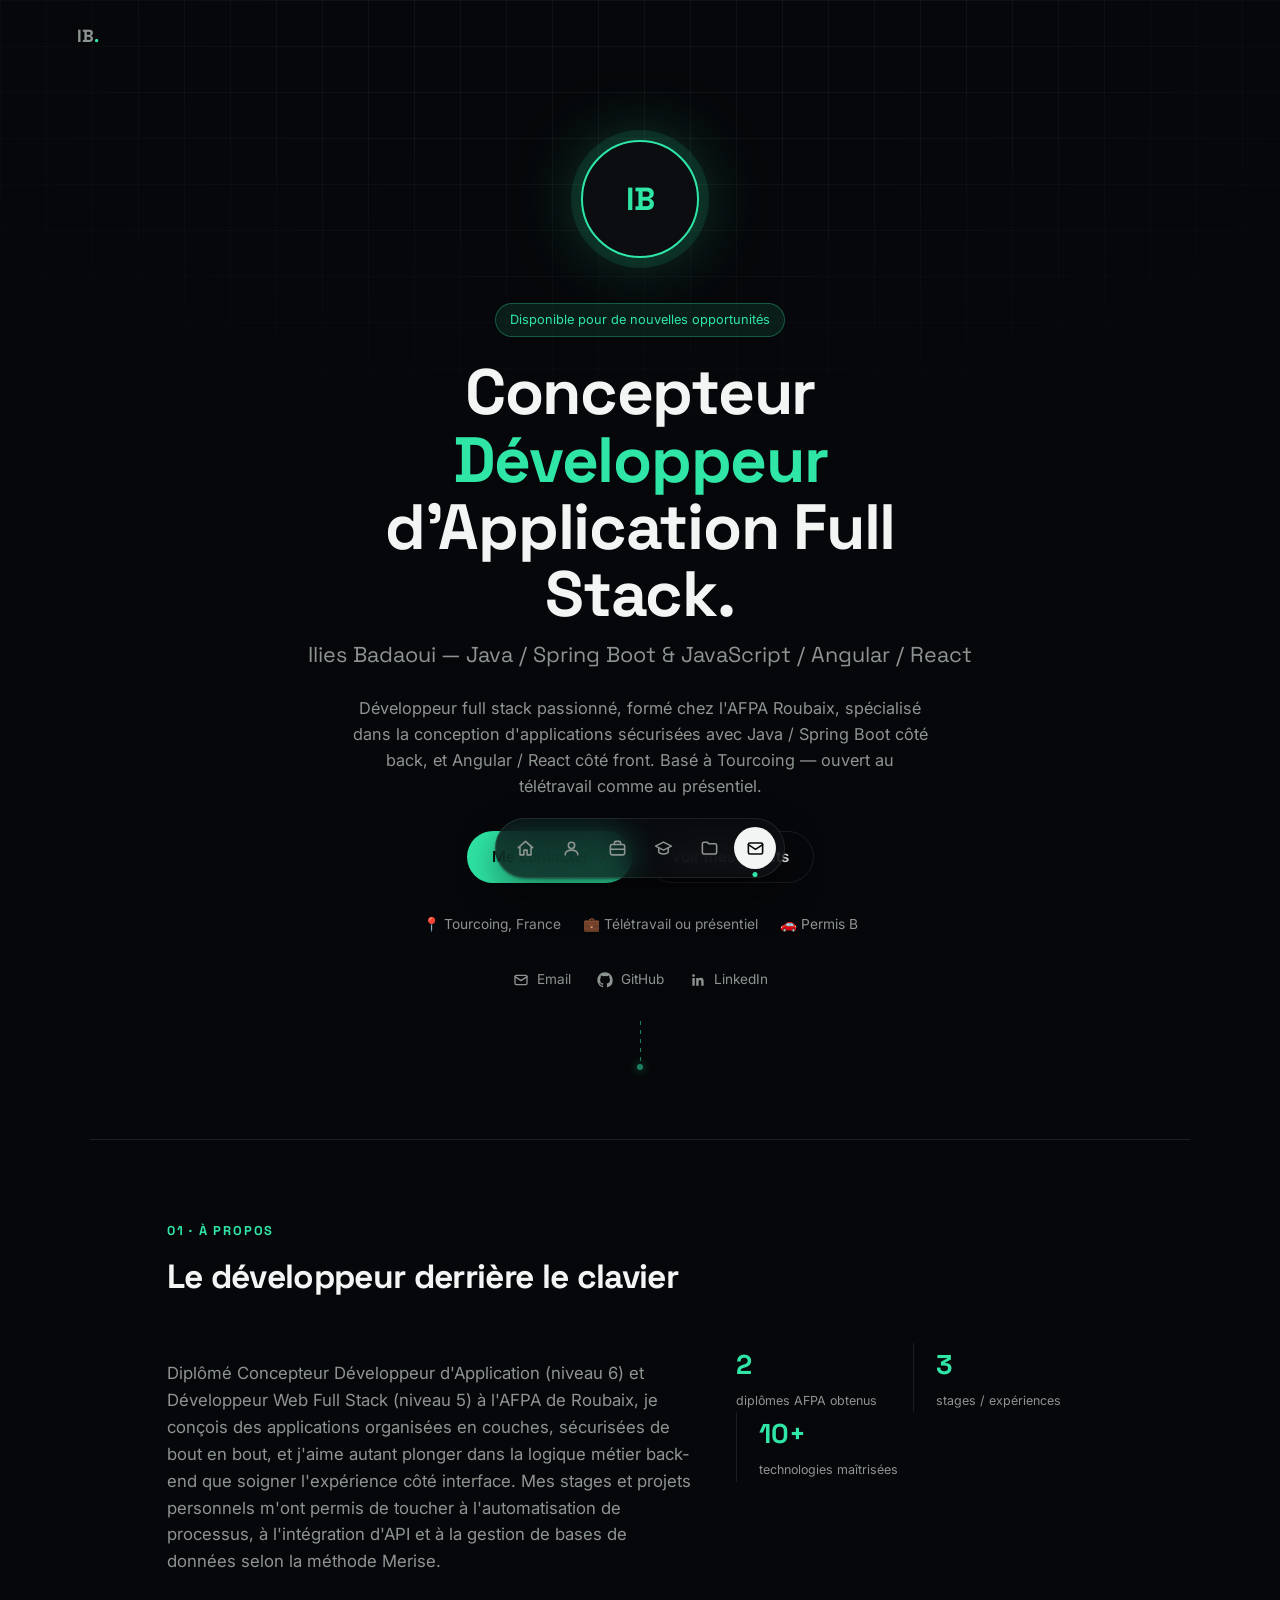
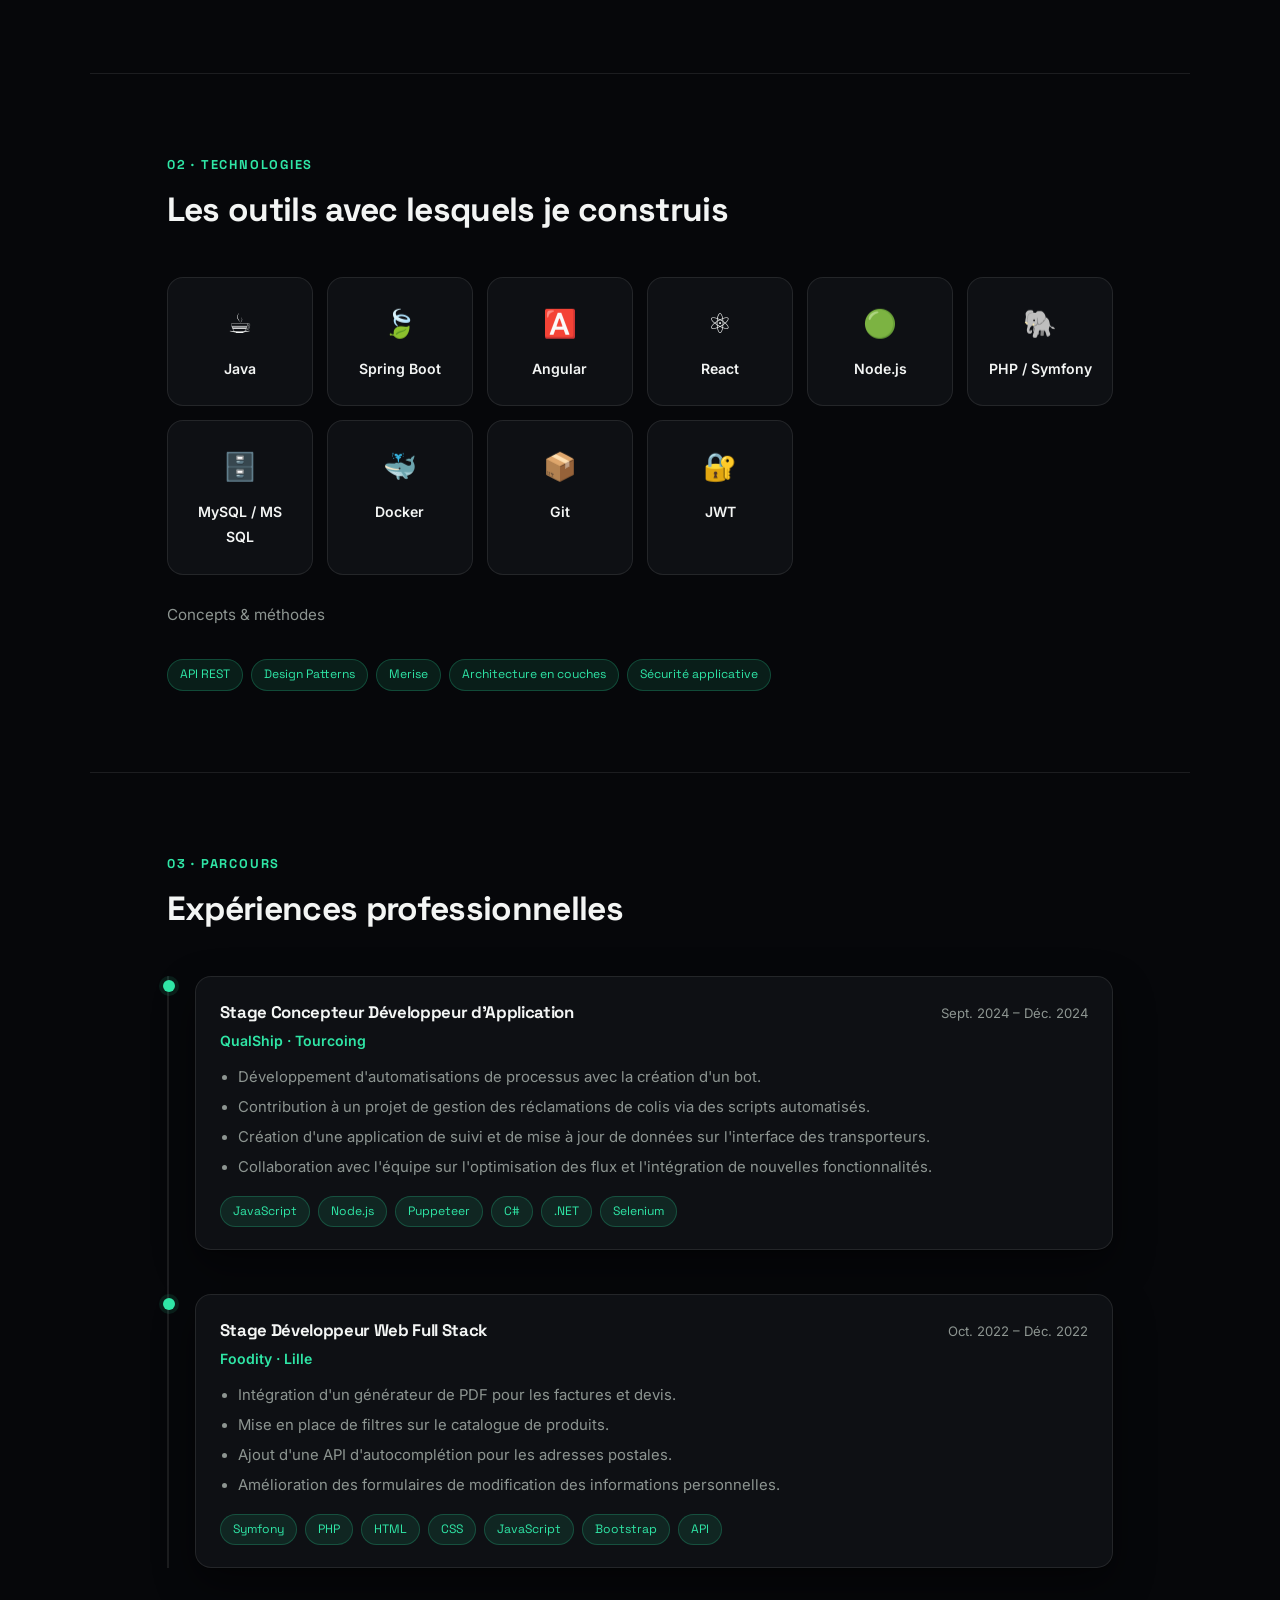
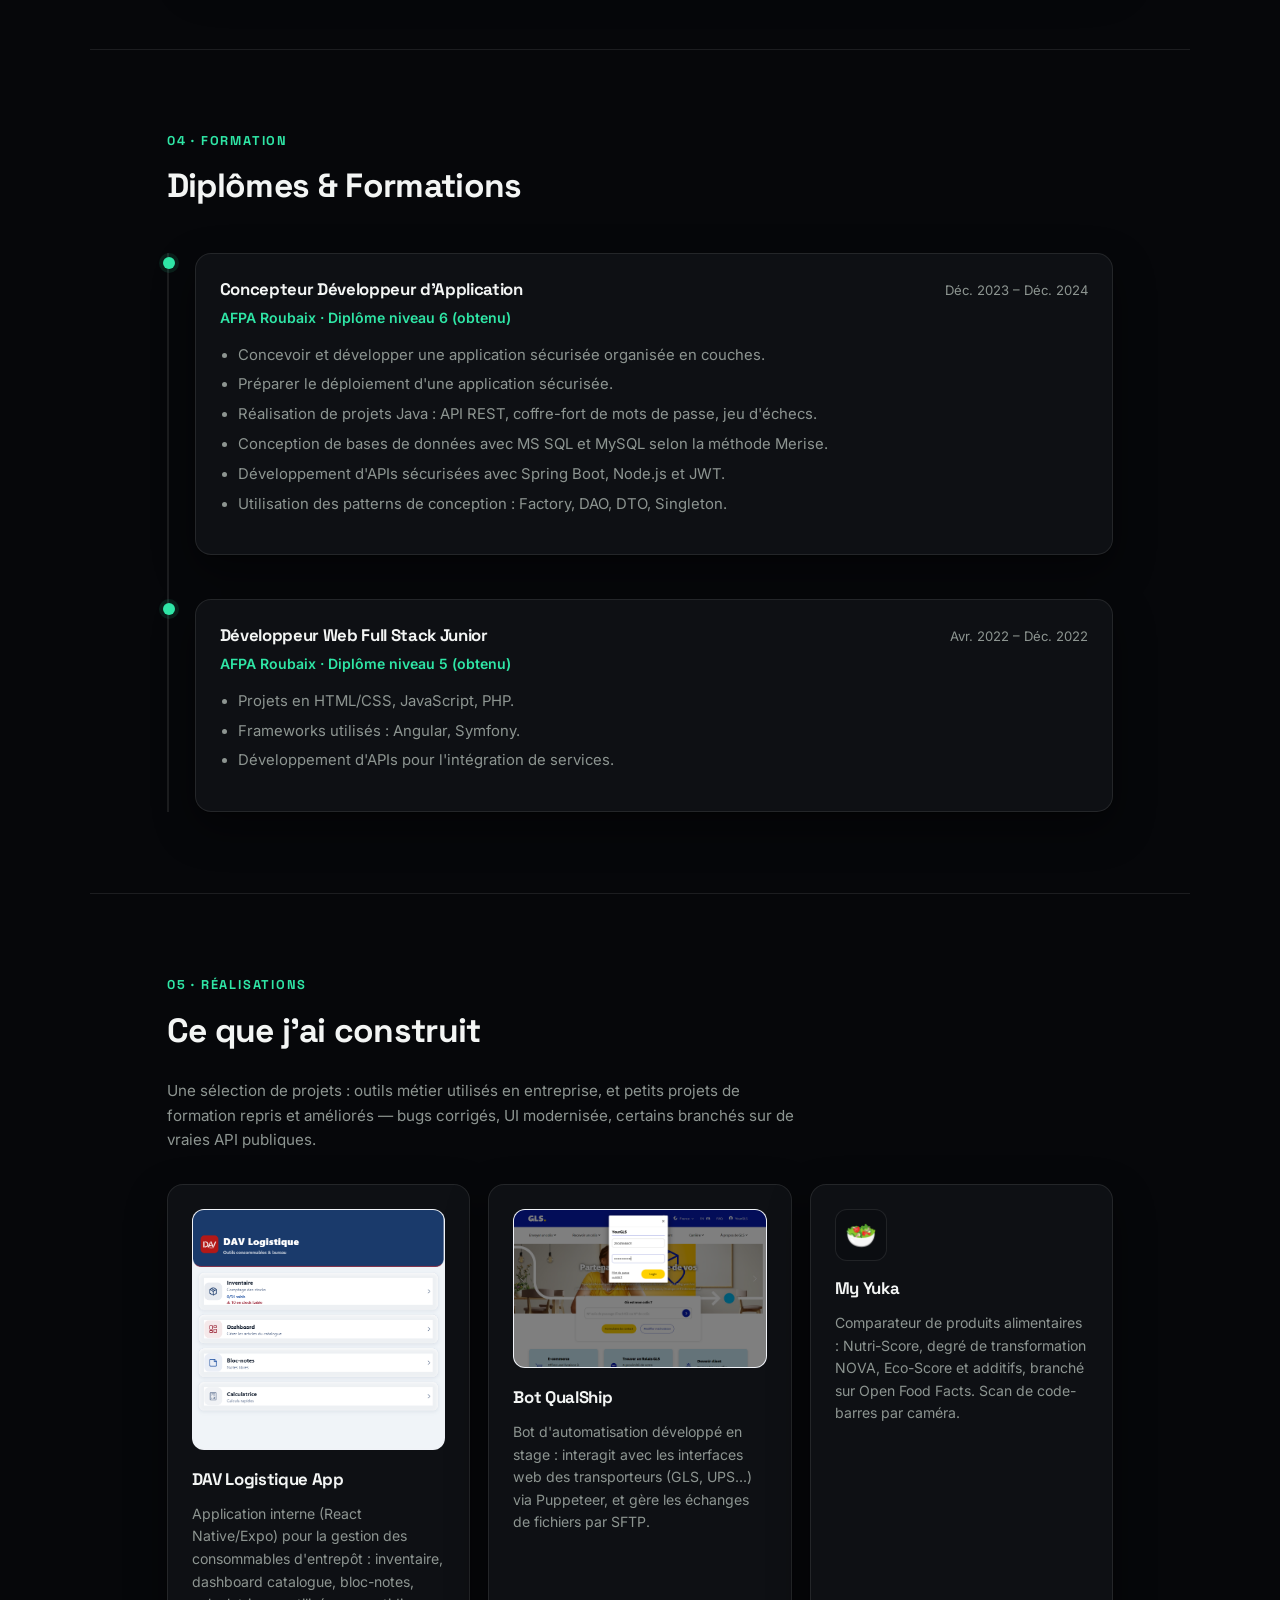
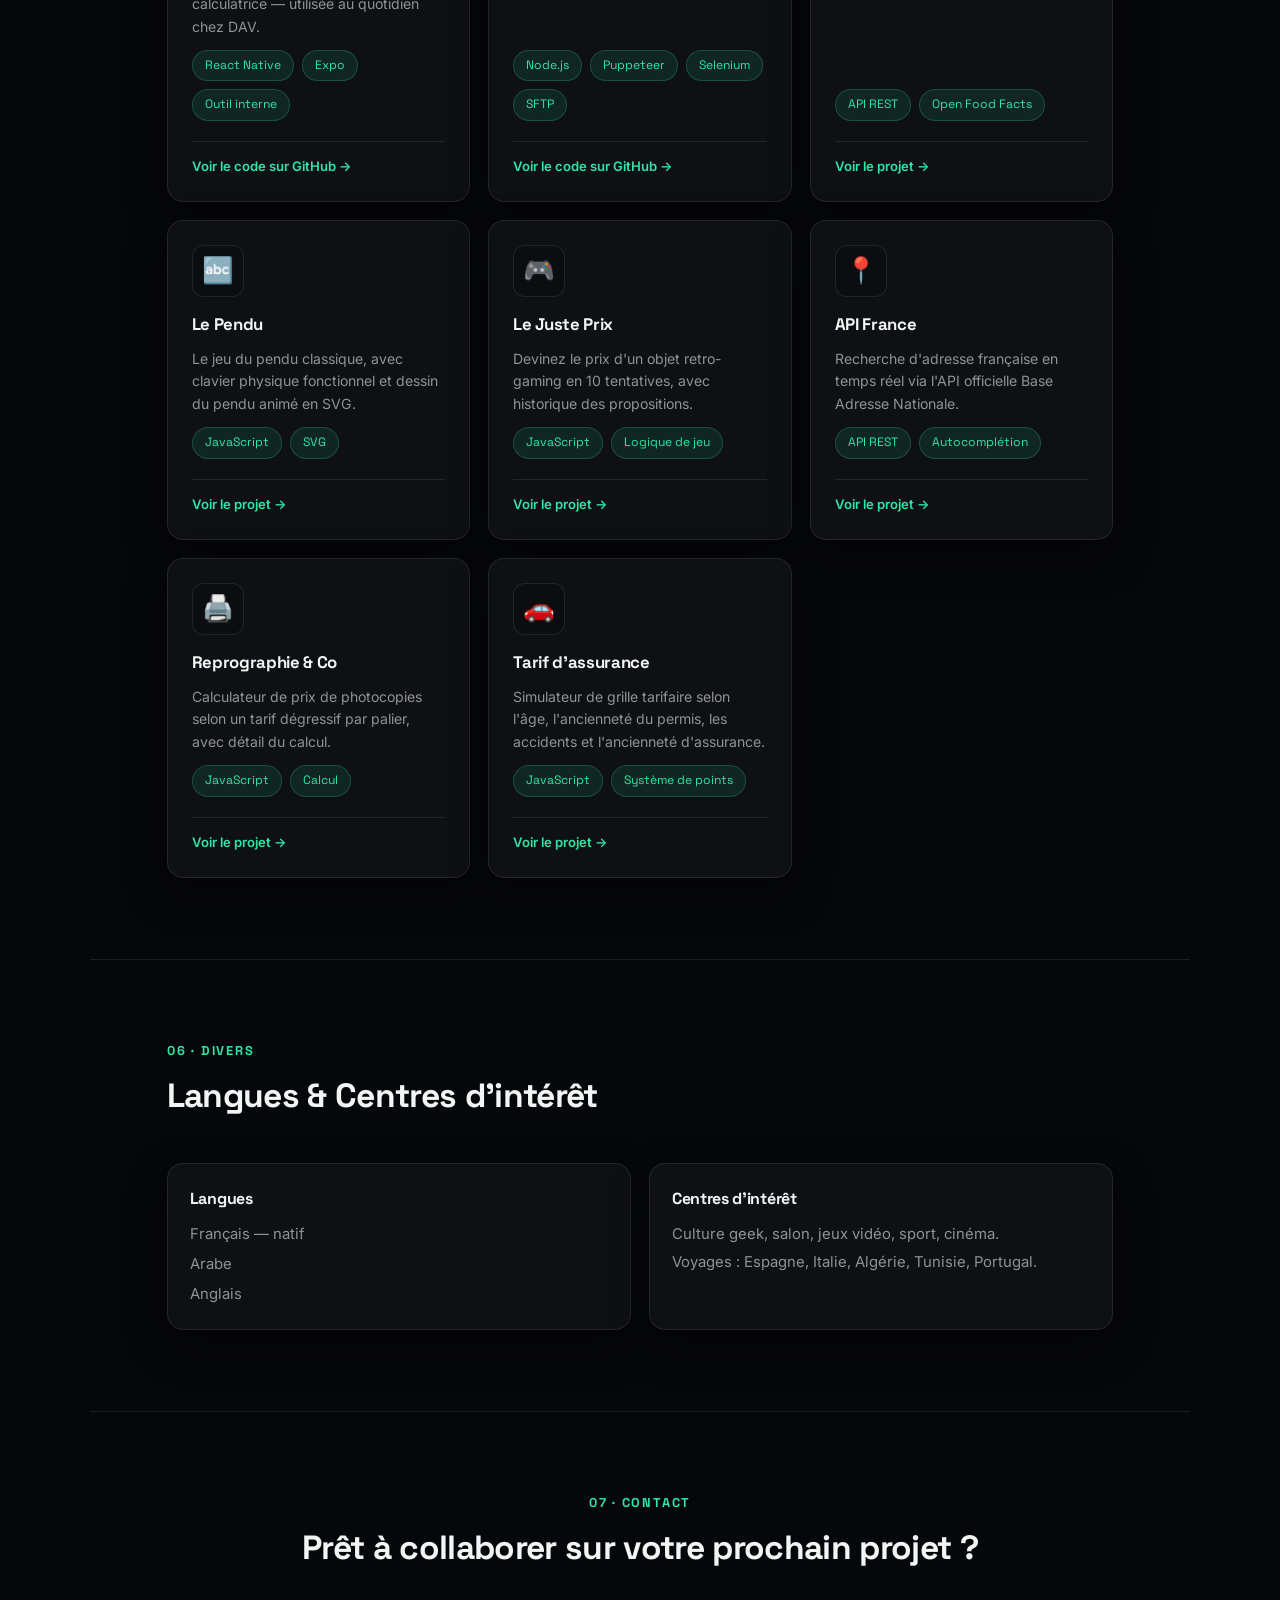
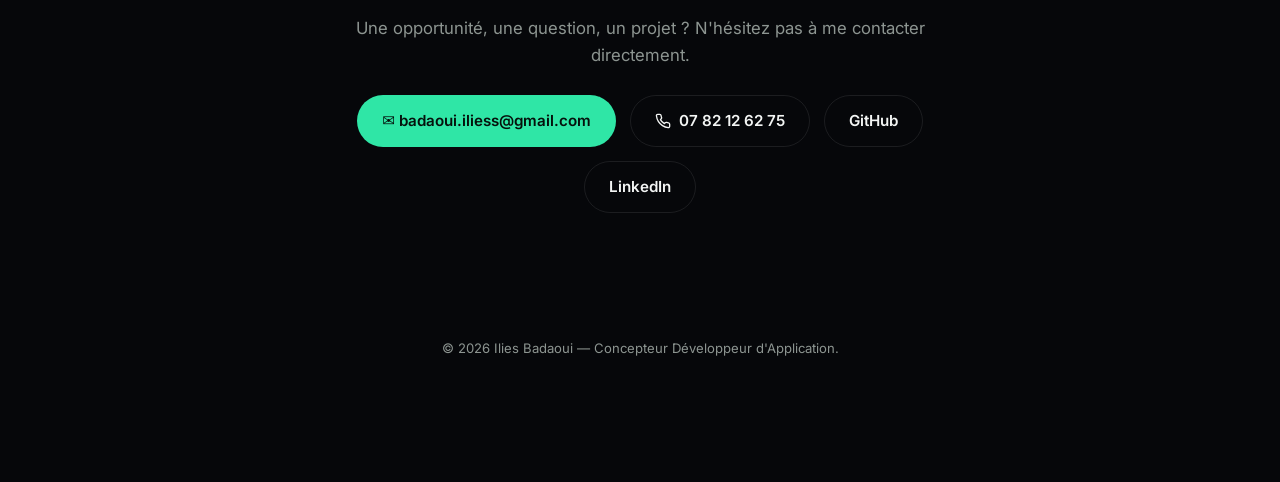
<file: index.html>
<!DOCTYPE html>
<html lang="fr">
<head>
<meta charset="UTF-8">
<meta name="viewport" content="width=device-width, initial-scale=1.0">
<title>Ilies Badaoui — Concepteur Développeur d'Application</title>
<meta name="description" content="Portfolio d'Ilies Badaoui, concepteur développeur d'application full stack — Java, Spring Boot, Angular, React, Node.js.">
<link rel="icon" href="data:,">
<link rel="preconnect" href="https://fonts.googleapis.com">
<link rel="preconnect" href="https://fonts.gstatic.com" crossorigin>
<link href="https://fonts.googleapis.com/css2?family=Space+Grotesk:wght@500;600;700&family=Inter:wght@400;500;600&display=swap" rel="stylesheet">
<link rel="stylesheet" href="style.css">
</head>
<body>

<div class="noise"></div>

<header class="nav">
  <a href="#top" class="nav-brand">IB<span class="dot">.</span></a>
</header>

<main id="top">

  <section class="hero">
    <div class="hero-avatar reveal">IB</div>
    <p class="eyebrow reveal">Disponible pour de nouvelles opportunités</p>
    <h1 class="reveal">Concepteur <span class="accent">Développeur</span><br>d'Application Full Stack.</h1>
    <p class="hero-role reveal">Ilies Badaoui — Java / Spring Boot &amp; JavaScript / Angular / React</p>
    <p class="hero-text reveal">
      Développeur full stack passionné, formé chez l'AFPA Roubaix, spécialisé dans la conception
      d'applications sécurisées avec Java / Spring Boot côté back, et Angular / React côté front.
      Basé à Tourcoing — ouvert au télétravail comme au présentiel.
    </p>
    <div class="hero-cta reveal">
      <a href="#contact" class="btn btn-primary">Me contacter →</a>
      <a href="#projets" class="btn btn-ghost">Voir mes projets</a>
    </div>
    <div class="hero-meta reveal">
      <span>📍 Tourcoing, France</span>
      <span>💼 Télétravail ou présentiel</span>
      <span>🚗 Permis B</span>
    </div>
    <div class="social-row reveal">
      <a href="mailto:badaoui.iliess@gmail.com">
        <svg viewBox="0 0 24 24" fill="none" stroke="currentColor" stroke-width="2" stroke-linecap="round" stroke-linejoin="round"><rect x="3" y="5" width="18" height="14" rx="2"/><path d="M3 7l9 6 9-6"/></svg>
        Email
      </a>
      <a href="https://github.com/ilies-badaoui" target="_blank" rel="noopener">
        <svg viewBox="0 0 24 24" fill="currentColor"><path d="M12 .5C5.73.5.5 5.73.5 12c0 5.09 3.29 9.4 7.86 10.94.57.1.78-.25.78-.55 0-.27-.01-1.15-.02-2.09-3.2.7-3.88-1.35-3.88-1.35-.53-1.34-1.29-1.7-1.29-1.7-1.05-.72.08-.71.08-.71 1.17.08 1.78 1.2 1.78 1.2 1.03 1.77 2.71 1.26 3.37.96.1-.75.4-1.26.73-1.55-2.55-.29-5.23-1.28-5.23-5.68 0-1.25.45-2.28 1.19-3.08-.12-.29-.52-1.46.11-3.05 0 0 .97-.31 3.18 1.18a11 11 0 0 1 5.8 0c2.2-1.49 3.17-1.18 3.17-1.18.63 1.59.24 2.76.12 3.05.74.8 1.18 1.83 1.18 3.08 0 4.41-2.69 5.38-5.25 5.67.41.36.78 1.06.78 2.14 0 1.55-.01 2.79-.01 3.17 0 .3.2.66.79.55A10.52 10.52 0 0 0 23.5 12c0-6.27-5.23-11.5-11.5-11.5z"/></svg>
        GitHub
      </a>
      <a href="https://www.linkedin.com/in/ilies-badaoui-7b2420237/" target="_blank" rel="noopener">
        <svg viewBox="0 0 24 24" fill="currentColor"><path d="M20.45 20.45h-3.56v-5.57c0-1.33-.02-3.04-1.85-3.04-1.86 0-2.15 1.45-2.15 2.94v5.67H9.33V9h3.41v1.56h.05c.48-.9 1.64-1.85 3.38-1.85 3.6 0 4.27 2.37 4.27 5.46v6.28zM5.34 7.43a2.06 2.06 0 1 1 0-4.12 2.06 2.06 0 0 1 0 4.12zM7.12 20.45H3.56V9h3.56v11.45z"/></svg>
        LinkedIn
      </a>
    </div>
    <div class="circuit-line"></div>
  </section>

  <section id="apropos" class="section">
    <div class="section-head">
      <span class="section-num">01 · À propos</span>
      <h2>Le développeur derrière le clavier</h2>
    </div>
    <div class="about-grid">
      <p class="about-text reveal">
        Diplômé Concepteur Développeur d'Application (niveau 6) et Développeur Web Full Stack (niveau 5)
        à l'AFPA de Roubaix, je conçois des applications organisées en couches, sécurisées de bout en bout,
        et j'aime autant plonger dans la logique métier back-end que soigner l'expérience côté interface.
        Mes stages et projets personnels m'ont permis de toucher à l'automatisation de processus,
        à l'intégration d'API et à la gestion de bases de données selon la méthode Merise.
      </p>
      <div class="stat-row reveal">
        <div class="stat">
          <strong>2</strong>
          <span>diplômes AFPA obtenus</span>
        </div>
        <div class="stat">
          <strong>3</strong>
          <span>stages / expériences</span>
        </div>
        <div class="stat">
          <strong>10+</strong>
          <span>technologies maîtrisées</span>
        </div>
      </div>
    </div>
  </section>

  <section id="competences" class="section">
    <div class="section-head">
      <span class="section-num">02 · Technologies</span>
      <h2>Les outils avec lesquels je construis</h2>
    </div>
    <div class="tech-grid">
      <div class="tech-card reveal"><div class="tech-icon">☕</div><span>Java</span></div>
      <div class="tech-card reveal"><div class="tech-icon">🍃</div><span>Spring Boot</span></div>
      <div class="tech-card reveal"><div class="tech-icon">🅰️</div><span>Angular</span></div>
      <div class="tech-card reveal"><div class="tech-icon">⚛️</div><span>React</span></div>
      <div class="tech-card reveal"><div class="tech-icon">🟢</div><span>Node.js</span></div>
      <div class="tech-card reveal"><div class="tech-icon">🐘</div><span>PHP / Symfony</span></div>
      <div class="tech-card reveal"><div class="tech-icon">🗄️</div><span>MySQL / MS SQL</span></div>
      <div class="tech-card reveal"><div class="tech-icon">🐳</div><span>Docker</span></div>
      <div class="tech-card reveal"><div class="tech-icon">📦</div><span>Git</span></div>
      <div class="tech-card reveal"><div class="tech-icon">🔐</div><span>JWT</span></div>
    </div>
    <p class="projects-intro reveal" style="margin-top: 28px;">Concepts &amp; méthodes</p>
    <div class="tags reveal">
      <span>API REST</span><span>Design Patterns</span><span>Merise</span><span>Architecture en couches</span><span>Sécurité applicative</span>
    </div>
  </section>

  <section id="experiences" class="section">
    <div class="section-head">
      <span class="section-num">03 · Parcours</span>
      <h2>Expériences professionnelles</h2>
    </div>
    <div class="timeline">

      <article class="timeline-item reveal">
        <div class="timeline-dot"></div>
        <div class="timeline-content">
          <div class="timeline-top">
            <h3>Stage Concepteur Développeur d'Application</h3>
            <span class="timeline-date">Sept. 2024 – Déc. 2024</span>
          </div>
          <p class="timeline-org">QualShip · Tourcoing</p>
          <ul>
            <li>Développement d'automatisations de processus avec la création d'un bot.</li>
            <li>Contribution à un projet de gestion des réclamations de colis via des scripts automatisés.</li>
            <li>Création d'une application de suivi et de mise à jour de données sur l'interface des transporteurs.</li>
            <li>Collaboration avec l'équipe sur l'optimisation des flux et l'intégration de nouvelles fonctionnalités.</li>
          </ul>
          <div class="tags">
            <span>JavaScript</span><span>Node.js</span><span>Puppeteer</span><span>C#</span><span>.NET</span><span>Selenium</span>
          </div>
        </div>
      </article>

      <article class="timeline-item reveal">
        <div class="timeline-dot"></div>
        <div class="timeline-content">
          <div class="timeline-top">
            <h3>Stage Développeur Web Full Stack</h3>
            <span class="timeline-date">Oct. 2022 – Déc. 2022</span>
          </div>
          <p class="timeline-org">Foodity · Lille</p>
          <ul>
            <li>Intégration d'un générateur de PDF pour les factures et devis.</li>
            <li>Mise en place de filtres sur le catalogue de produits.</li>
            <li>Ajout d'une API d'autocomplétion pour les adresses postales.</li>
            <li>Amélioration des formulaires de modification des informations personnelles.</li>
          </ul>
          <div class="tags">
            <span>Symfony</span><span>PHP</span><span>HTML</span><span>CSS</span><span>JavaScript</span><span>Bootstrap</span><span>API</span>
          </div>
        </div>
      </article>

    </div>
  </section>

  <section id="formations" class="section">
    <div class="section-head">
      <span class="section-num">04 · Formation</span>
      <h2>Diplômes &amp; Formations</h2>
    </div>
    <div class="timeline">

      <article class="timeline-item reveal">
        <div class="timeline-dot"></div>
        <div class="timeline-content">
          <div class="timeline-top">
            <h3>Concepteur Développeur d'Application</h3>
            <span class="timeline-date">Déc. 2023 – Déc. 2024</span>
          </div>
          <p class="timeline-org">AFPA Roubaix · Diplôme niveau 6 (obtenu)</p>
          <ul>
            <li>Concevoir et développer une application sécurisée organisée en couches.</li>
            <li>Préparer le déploiement d'une application sécurisée.</li>
            <li>Réalisation de projets Java : API REST, coffre-fort de mots de passe, jeu d'échecs.</li>
            <li>Conception de bases de données avec MS SQL et MySQL selon la méthode Merise.</li>
            <li>Développement d'APIs sécurisées avec Spring Boot, Node.js et JWT.</li>
            <li>Utilisation des patterns de conception : Factory, DAO, DTO, Singleton.</li>
          </ul>
        </div>
      </article>

      <article class="timeline-item reveal">
        <div class="timeline-dot"></div>
        <div class="timeline-content">
          <div class="timeline-top">
            <h3>Développeur Web Full Stack Junior</h3>
            <span class="timeline-date">Avr. 2022 – Déc. 2022</span>
          </div>
          <p class="timeline-org">AFPA Roubaix · Diplôme niveau 5 (obtenu)</p>
          <ul>
            <li>Projets en HTML/CSS, JavaScript, PHP.</li>
            <li>Frameworks utilisés : Angular, Symfony.</li>
            <li>Développement d'APIs pour l'intégration de services.</li>
          </ul>
        </div>
      </article>

    </div>
  </section>

  <section id="projets" class="section">
    <div class="section-head">
      <span class="section-num">05 · Réalisations</span>
      <h2>Ce que j'ai construit</h2>
    </div>
    <p class="projects-intro reveal">
      Une sélection de projets : outils métier utilisés en entreprise, et petits projets de formation
      repris et améliorés — bugs corrigés, UI modernisée, certains branchés sur de vraies API publiques.
    </p>
    <div class="projects-grid">

      <a href="https://github.com/ilies-badaoui/dav-logistique-app" target="_blank" rel="noopener" class="project-card reveal is-external">
        <div class="project-card-shot"><img src="assets/dav-app-home.png" alt="Écran d'accueil de l'application DAV Logistique" loading="lazy"></div>
        <h3>DAV Logistique App</h3>
        <p>Application interne (React Native/Expo) pour la gestion des consommables d'entrepôt : inventaire, dashboard catalogue, bloc-notes, calculatrice — utilisée au quotidien chez DAV.</p>
        <div class="tags"><span>React Native</span><span>Expo</span><span>Outil interne</span></div>
        <span class="project-card-link">Voir le code sur GitHub →</span>
      </a>

      <a href="https://github.com/ilies-badaoui/bot-quali_ship" target="_blank" rel="noopener" class="project-card reveal is-external">
        <div class="project-card-shot"><img src="assets/bot-qualiship-gls.png" alt="Automatisation de connexion à l'interface transporteur GLS par le bot QualShip" loading="lazy"></div>
        <h3>Bot QualShip</h3>
        <p>Bot d'automatisation développé en stage : interagit avec les interfaces web des transporteurs (GLS, UPS...) via Puppeteer, et gère les échanges de fichiers par SFTP.</p>
        <div class="tags"><span>Node.js</span><span>Puppeteer</span><span>Selenium</span><span>SFTP</span></div>
        <span class="project-card-link">Voir le code sur GitHub →</span>
      </a>

      <a href="projects/my-yuka.html" class="project-card reveal">
        <div class="project-card-icon">🥗</div>
        <h3>My Yuka</h3>
        <p>Comparateur de produits alimentaires : Nutri-Score, degré de transformation NOVA, Eco-Score et additifs, branché sur Open Food Facts. Scan de code-barres par caméra.</p>
        <div class="tags"><span>API REST</span><span>Open Food Facts</span></div>
        <span class="project-card-link">Voir le projet →</span>
      </a>

      <a href="projects/pendu.html" class="project-card reveal">
        <div class="project-card-icon">🔤</div>
        <h3>Le Pendu</h3>
        <p>Le jeu du pendu classique, avec clavier physique fonctionnel et dessin du pendu animé en SVG.</p>
        <div class="tags"><span>JavaScript</span><span>SVG</span></div>
        <span class="project-card-link">Voir le projet →</span>
      </a>

      <a href="projects/juste-prix.html" class="project-card reveal">
        <div class="project-card-icon">🎮</div>
        <h3>Le Juste Prix</h3>
        <p>Devinez le prix d'un objet retro-gaming en 10 tentatives, avec historique des propositions.</p>
        <div class="tags"><span>JavaScript</span><span>Logique de jeu</span></div>
        <span class="project-card-link">Voir le projet →</span>
      </a>

      <a href="projects/api-france.html" class="project-card reveal">
        <div class="project-card-icon">📍</div>
        <h3>API France</h3>
        <p>Recherche d'adresse française en temps réel via l'API officielle Base Adresse Nationale.</p>
        <div class="tags"><span>API REST</span><span>Autocomplétion</span></div>
        <span class="project-card-link">Voir le projet →</span>
      </a>

      <a href="projects/reprographie.html" class="project-card reveal">
        <div class="project-card-icon">🖨️</div>
        <h3>Reprographie &amp; Co</h3>
        <p>Calculateur de prix de photocopies selon un tarif dégressif par palier, avec détail du calcul.</p>
        <div class="tags"><span>JavaScript</span><span>Calcul</span></div>
        <span class="project-card-link">Voir le projet →</span>
      </a>

      <a href="projects/assurance.html" class="project-card reveal">
        <div class="project-card-icon">🚗</div>
        <h3>Tarif d'assurance</h3>
        <p>Simulateur de grille tarifaire selon l'âge, l'ancienneté du permis, les accidents et l'ancienneté d'assurance.</p>
        <div class="tags"><span>JavaScript</span><span>Système de points</span></div>
        <span class="project-card-link">Voir le projet →</span>
      </a>

    </div>
  </section>

  <section class="section">
    <div class="section-head">
      <span class="section-num">06 · Divers</span>
      <h2>Langues &amp; Centres d'intérêt</h2>
    </div>
    <div class="misc-grid">
      <div class="misc-card reveal">
        <h3>Langues</h3>
        <ul class="plain-list">
          <li>Français — natif</li>
          <li>Arabe</li>
          <li>Anglais</li>
        </ul>
      </div>
      <div class="misc-card reveal">
        <h3>Centres d'intérêt</h3>
        <p>Culture geek, salon, jeux vidéo, sport, cinéma.</p>
        <p>Voyages : Espagne, Italie, Algérie, Tunisie, Portugal.</p>
      </div>
    </div>
  </section>

  <section id="contact" class="section contact-section">
    <div class="section-head">
      <span class="section-num">07 · Contact</span>
      <h2>Prêt à collaborer sur votre prochain projet ?</h2>
    </div>
    <div class="contact-box reveal">
      <p>Une opportunité, une question, un projet ? N'hésitez pas à me contacter directement.</p>
      <div class="contact-links">
        <a href="mailto:badaoui.iliess@gmail.com" class="btn btn-primary">✉️ badaoui.iliess@gmail.com</a>
        <a href="tel:+33782126275" class="btn btn-ghost">
          <svg viewBox="0 0 24 24" width="16" height="16" fill="none" stroke="currentColor" stroke-width="2" stroke-linecap="round" stroke-linejoin="round"><path d="M22 16.92v3a2 2 0 0 1-2.18 2 19.79 19.79 0 0 1-8.63-3.07 19.5 19.5 0 0 1-6-6 19.79 19.79 0 0 1-3.07-8.67A2 2 0 0 1 4.11 2h3a2 2 0 0 1 2 1.72c.127.96.361 1.903.7 2.81a2 2 0 0 1-.45 2.11L8.09 9.91a16 16 0 0 0 6 6l1.27-1.27a2 2 0 0 1 2.11-.45c.907.339 1.85.573 2.81.7A2 2 0 0 1 22 16.92z"/></svg>
          07 82 12 62 75
        </a>
        <a href="https://github.com/ilies-badaoui" class="btn btn-ghost" target="_blank" rel="noopener">GitHub</a>
        <a href="https://www.linkedin.com/in/ilies-badaoui-7b2420237/" class="btn btn-ghost" target="_blank" rel="noopener">LinkedIn</a>
      </div>
    </div>
  </section>

</main>

<footer class="footer">
  <p>© <span id="year"></span> Ilies Badaoui — Concepteur Développeur d'Application.</p>
</footer>

<nav class="dock" aria-label="Navigation">
  <a href="#top" data-section="top" title="Accueil">
    <svg viewBox="0 0 24 24" fill="none" stroke="currentColor" stroke-width="2" stroke-linecap="round" stroke-linejoin="round"><path d="M3 11l9-8 9 8"/><path d="M5 10v10h5v-6h4v6h5V10"/></svg>
    <span class="dock-dot"></span>
  </a>
  <a href="#apropos" data-section="apropos" title="À propos">
    <svg viewBox="0 0 24 24" fill="none" stroke="currentColor" stroke-width="2" stroke-linecap="round" stroke-linejoin="round"><circle cx="12" cy="8" r="4"/><path d="M4 20c0-4 4-6 8-6s8 2 8 6"/></svg>
    <span class="dock-dot"></span>
  </a>
  <a href="#experiences" data-section="experiences" title="Expériences">
    <svg viewBox="0 0 24 24" fill="none" stroke="currentColor" stroke-width="2" stroke-linecap="round" stroke-linejoin="round"><rect x="3" y="7" width="18" height="13" rx="2"/><path d="M8 7V5a2 2 0 0 1 2-2h4a2 2 0 0 1 2 2v2"/><path d="M3 13h18"/></svg>
    <span class="dock-dot"></span>
  </a>
  <a href="#formations" data-section="formations" title="Formations">
    <svg viewBox="0 0 24 24" fill="none" stroke="currentColor" stroke-width="2" stroke-linecap="round" stroke-linejoin="round"><path d="M2 9l10-5 10 5-10 5-10-5z"/><path d="M6 11v5c0 1.5 3 3 6 3s6-1.5 6-3v-5"/></svg>
    <span class="dock-dot"></span>
  </a>
  <a href="#projets" data-section="projets" title="Projets">
    <svg viewBox="0 0 24 24" fill="none" stroke="currentColor" stroke-width="2" stroke-linecap="round" stroke-linejoin="round"><path d="M3 6a2 2 0 0 1 2-2h4l2 2h8a2 2 0 0 1 2 2v9a2 2 0 0 1-2 2H5a2 2 0 0 1-2-2V6z"/></svg>
    <span class="dock-dot"></span>
  </a>
  <a href="#contact" data-section="contact" title="Contact">
    <svg viewBox="0 0 24 24" fill="none" stroke="currentColor" stroke-width="2" stroke-linecap="round" stroke-linejoin="round"><rect x="3" y="5" width="18" height="14" rx="2"/><path d="M3 7l9 6 9-6"/></svg>
    <span class="dock-dot"></span>
  </a>
</nav>

<button class="scroll-top-btn" id="scrollTopBtn" aria-label="Remonter en haut">
  <svg viewBox="0 0 24 24" width="18" height="18" fill="none" stroke="currentColor" stroke-width="2" stroke-linecap="round" stroke-linejoin="round"><path d="M12 19V5M5 12l7-7 7 7"/></svg>
</button>

<script src="script.js"></script>
</body>
</html>
</file>
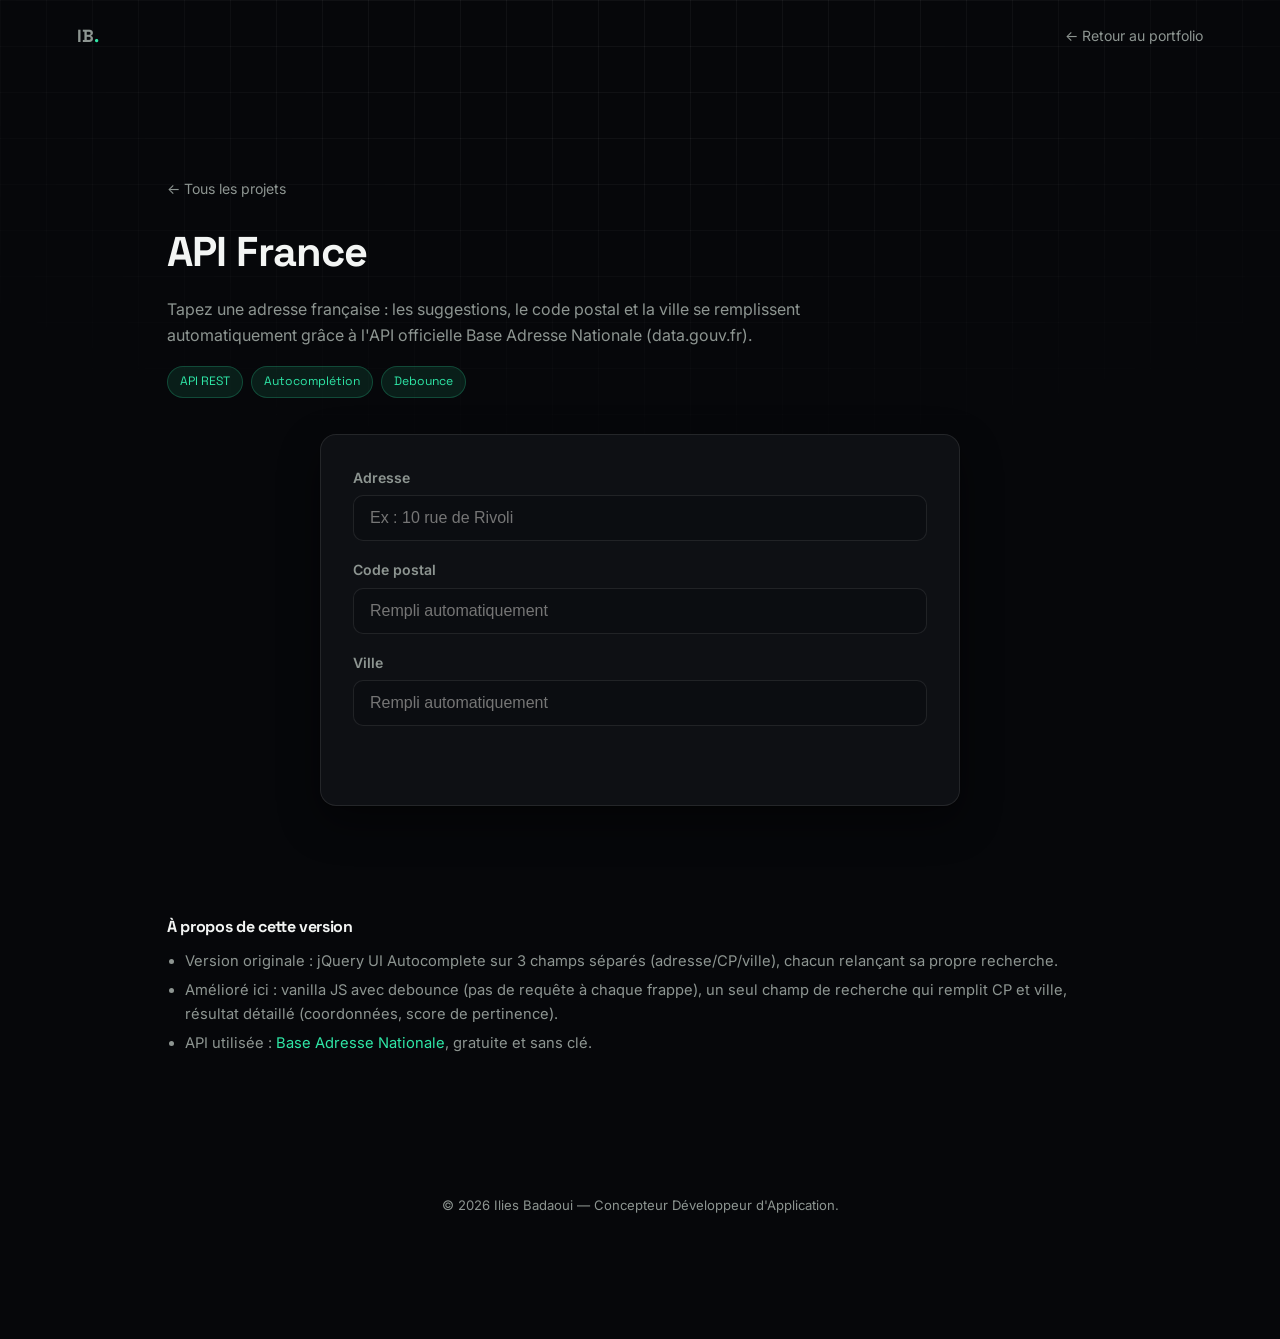
<file: projects/api-france.html>
<!DOCTYPE html>
<html lang="fr">
<head>
<meta charset="UTF-8">
<meta name="viewport" content="width=device-width, initial-scale=1.0">
<title>API France — Ilies Badaoui</title>
<meta name="description" content="Recherche d'adresse française en temps réel via l'API officielle Base Adresse Nationale.">
<link rel="icon" href="data:,">
<link rel="preconnect" href="https://fonts.googleapis.com">
<link rel="preconnect" href="https://fonts.gstatic.com" crossorigin>
<link href="https://fonts.googleapis.com/css2?family=Space+Grotesk:wght@500;600;700&family=Inter:wght@400;500;600&display=swap" rel="stylesheet">
<link rel="stylesheet" href="../style.css">
<link rel="stylesheet" href="projects.css">
</head>
<body>

<div class="noise"></div>

<header class="nav">
  <a href="../index.html" class="nav-brand">IB<span class="dot">.</span></a>
  <a href="../index.html#projets" class="back-link" style="align-self:center;margin:0;">← Retour au portfolio</a>
</header>

<main>
  <div class="project-header">
    <a href="../index.html#projets" class="back-link">← Tous les projets</a>
    <h1>API France</h1>
    <p class="project-tagline">
      Tapez une adresse française : les suggestions, le code postal et la ville se remplissent automatiquement
      grâce à l'API officielle Base Adresse Nationale (data.gouv.fr).
    </p>
    <div class="project-tags">
      <span class="tags"><span>API REST</span></span>
      <span class="tags"><span>Autocomplétion</span></span>
      <span class="tags"><span>Debounce</span></span>
    </div>
  </div>

  <div class="project-stage">
    <div class="card addr-card">
      <div class="addr-field">
        <div class="field">
          <label for="adresse">Adresse</label>
          <input type="text" id="adresse" placeholder="Ex : 10 rue de Rivoli" autocomplete="off">
        </div>
        <div class="addr-suggestions" id="suggestions"></div>
      </div>

      <div class="field">
        <label for="cp">Code postal</label>
        <input type="text" id="cp" placeholder="Rempli automatiquement" readonly>
      </div>
      <div class="field">
        <label for="ville">Ville</label>
        <input type="text" id="ville" placeholder="Rempli automatiquement" readonly>
      </div>

      <p class="addr-status" id="status"></p>

      <div class="addr-result" id="addrResult">
        <strong id="addrLabel"></strong>
        <span id="addrDetails" style="color: var(--text-soft); font-size: .88rem;"></span>
      </div>
    </div>
  </div>

  <div class="project-notes">
    <h2>À propos de cette version</h2>
    <ul>
      <li>Version originale : jQuery UI Autocomplete sur 3 champs séparés (adresse/CP/ville), chacun relançant sa propre recherche.</li>
      <li>Amélioré ici : vanilla JS avec debounce (pas de requête à chaque frappe), un seul champ de recherche qui remplit CP et ville, résultat détaillé (coordonnées, score de pertinence).</li>
      <li>API utilisée : <a href="https://api.gouv.fr/documentation/api-adresse" target="_blank" rel="noopener" style="color:var(--accent);">Base Adresse Nationale</a>, gratuite et sans clé.</li>
    </ul>
  </div>
</main>

<footer class="footer">
  <p>© <span id="year"></span> Ilies Badaoui — Concepteur Développeur d'Application.</p>
</footer>

<button class="scroll-top-btn" id="scrollTopBtn" aria-label="Remonter en haut">
  <svg viewBox="0 0 24 24" width="18" height="18" fill="none" stroke="currentColor" stroke-width="2" stroke-linecap="round" stroke-linejoin="round"><path d="M12 19V5M5 12l7-7 7 7"/></svg>
</button>

<script src="../script.js"></script>
<script src="api-france.js"></script>
</body>
</html>
</file>
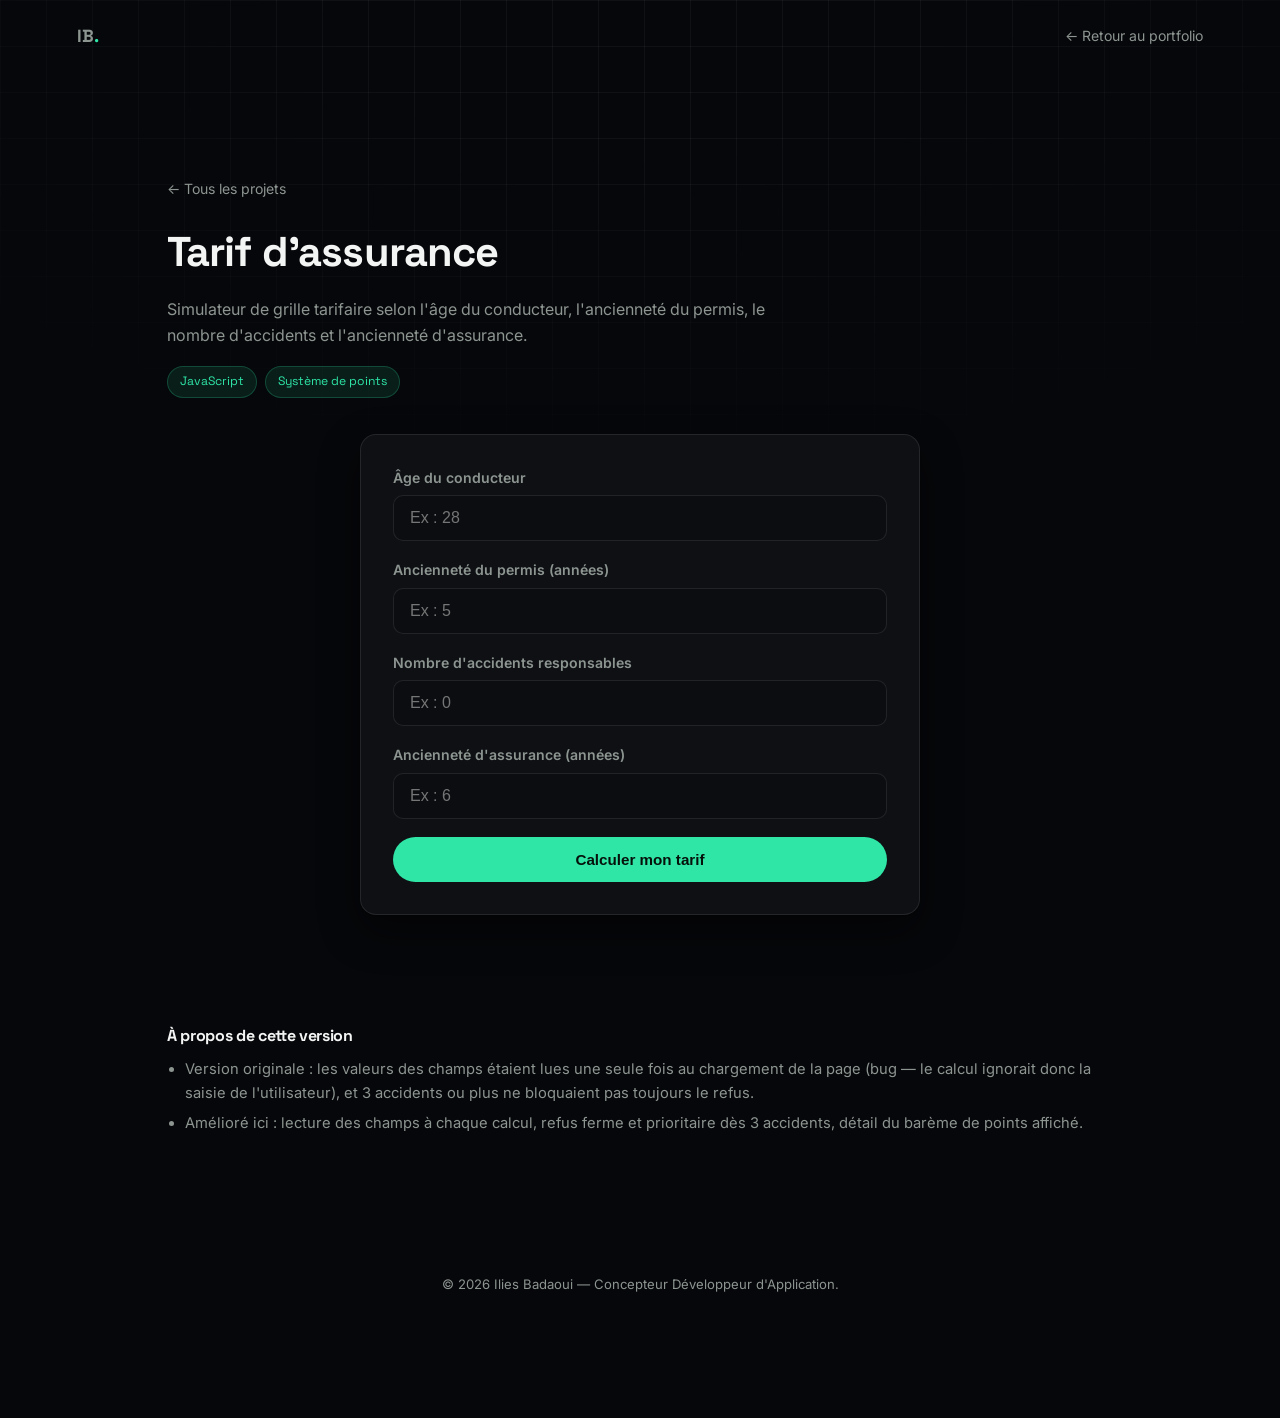
<file: projects/assurance.html>
<!DOCTYPE html>
<html lang="fr">
<head>
<meta charset="UTF-8">
<meta name="viewport" content="width=device-width, initial-scale=1.0">
<title>Tarif d'assurance — Ilies Badaoui</title>
<meta name="description" content="Simulateur de tarif d'assurance auto selon l'âge, le permis, les accidents et l'ancienneté.">
<link rel="icon" href="data:,">
<link rel="preconnect" href="https://fonts.googleapis.com">
<link rel="preconnect" href="https://fonts.gstatic.com" crossorigin>
<link href="https://fonts.googleapis.com/css2?family=Space+Grotesk:wght@500;600;700&family=Inter:wght@400;500;600&display=swap" rel="stylesheet">
<link rel="stylesheet" href="../style.css">
<link rel="stylesheet" href="projects.css">
</head>
<body>

<div class="noise"></div>

<header class="nav">
  <a href="../index.html" class="nav-brand">IB<span class="dot">.</span></a>
  <a href="../index.html#projets" class="back-link" style="align-self:center;margin:0;">← Retour au portfolio</a>
</header>

<main>
  <div class="project-header">
    <a href="../index.html#projets" class="back-link">← Tous les projets</a>
    <h1>Tarif d'assurance</h1>
    <p class="project-tagline">
      Simulateur de grille tarifaire selon l'âge du conducteur, l'ancienneté du permis, le nombre d'accidents et l'ancienneté d'assurance.
    </p>
    <div class="project-tags">
      <span class="tags"><span>JavaScript</span></span>
      <span class="tags"><span>Système de points</span></span>
    </div>
  </div>

  <div class="project-stage">
    <div class="card calc-card">
      <div class="field">
        <label for="age">Âge du conducteur</label>
        <input type="number" id="age" min="16" placeholder="Ex : 28">
      </div>
      <div class="field">
        <label for="permis">Ancienneté du permis (années)</label>
        <input type="number" id="permis" min="0" placeholder="Ex : 5">
      </div>
      <div class="field">
        <label for="accidents">Nombre d'accidents responsables</label>
        <input type="number" id="accidents" min="0" placeholder="Ex : 0">
      </div>
      <div class="field">
        <label for="anciennete">Ancienneté d'assurance (années)</label>
        <input type="number" id="anciennete" min="0" placeholder="Ex : 6">
      </div>
      <button class="btn btn-primary" id="calcBtn" style="width:100%; justify-content:center;">Calculer mon tarif</button>

      <div class="result-box" id="resultBox" style="text-align:center;">
        <span class="tier-badge" id="tierBadge"></span>
        <div class="breakdown" id="breakdown"></div>
      </div>
    </div>
  </div>

  <div class="project-notes">
    <h2>À propos de cette version</h2>
    <ul>
      <li>Version originale : les valeurs des champs étaient lues une seule fois au chargement de la page (bug — le calcul ignorait donc la saisie de l'utilisateur), et 3 accidents ou plus ne bloquaient pas toujours le refus.</li>
      <li>Amélioré ici : lecture des champs à chaque calcul, refus ferme et prioritaire dès 3 accidents, détail du barème de points affiché.</li>
    </ul>
  </div>
</main>

<footer class="footer">
  <p>© <span id="year"></span> Ilies Badaoui — Concepteur Développeur d'Application.</p>
</footer>

<button class="scroll-top-btn" id="scrollTopBtn" aria-label="Remonter en haut">
  <svg viewBox="0 0 24 24" width="18" height="18" fill="none" stroke="currentColor" stroke-width="2" stroke-linecap="round" stroke-linejoin="round"><path d="M12 19V5M5 12l7-7 7 7"/></svg>
</button>

<script src="../script.js"></script>
<script src="assurance.js"></script>
</body>
</html>
</file>
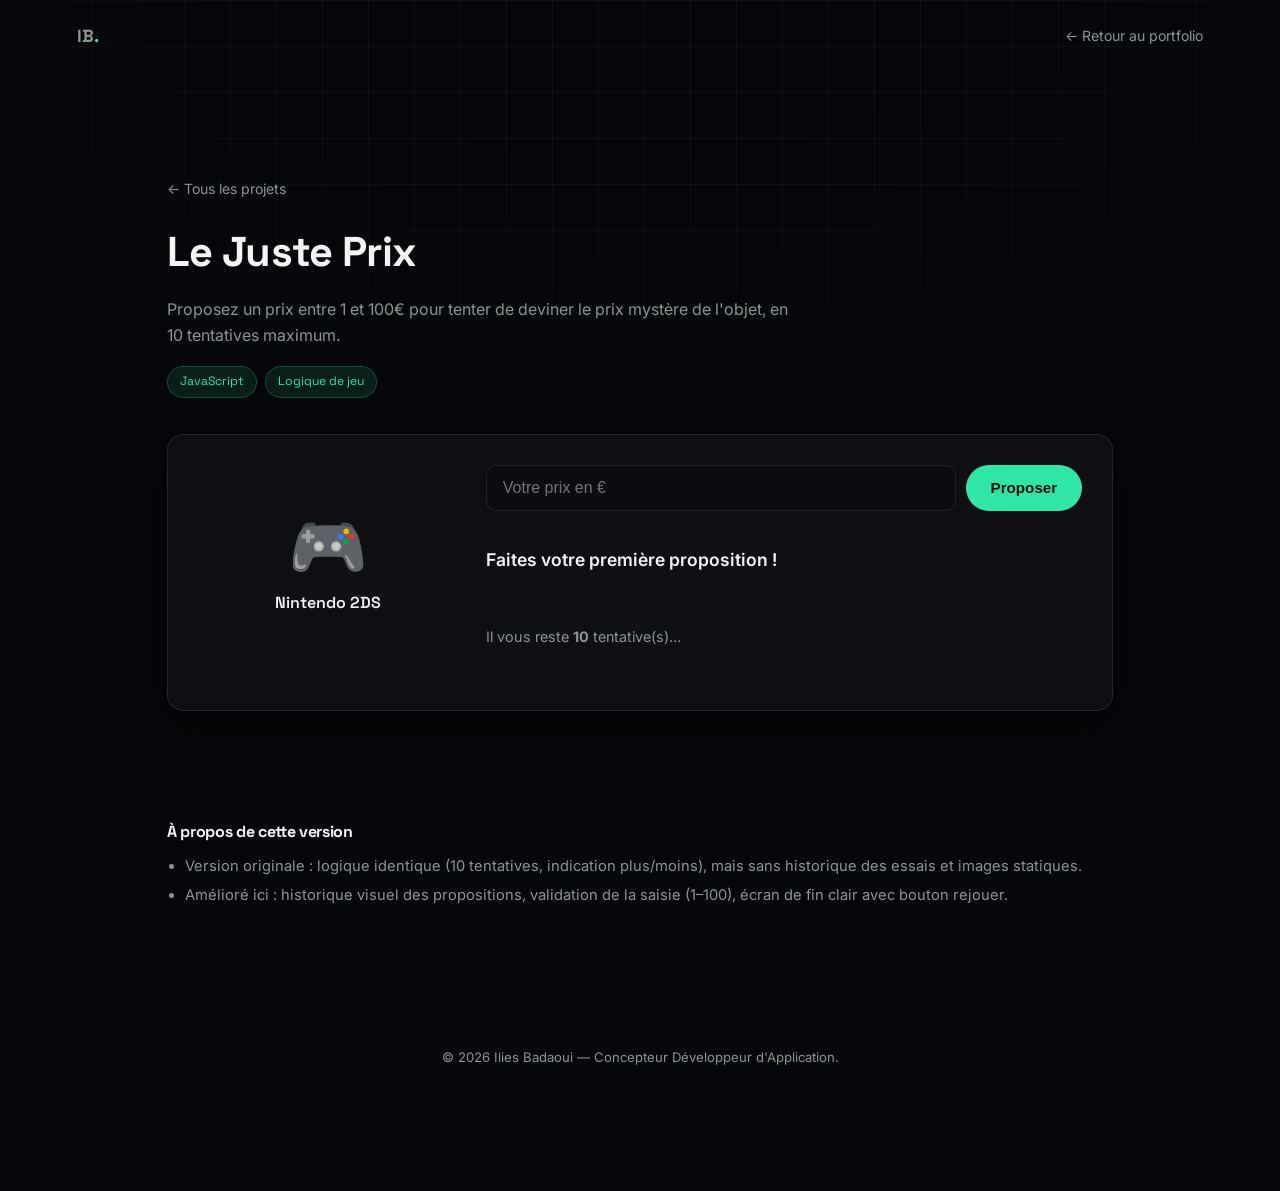
<file: projects/juste-prix.html>
<!DOCTYPE html>
<html lang="fr">
<head>
<meta charset="UTF-8">
<meta name="viewport" content="width=device-width, initial-scale=1.0">
<title>Le Juste Prix — Ilies Badaoui</title>
<meta name="description" content="Devinez le juste prix d'un objet retro-gaming en 10 tentatives.">
<link rel="icon" href="data:,">
<link rel="preconnect" href="https://fonts.googleapis.com">
<link rel="preconnect" href="https://fonts.gstatic.com" crossorigin>
<link href="https://fonts.googleapis.com/css2?family=Space+Grotesk:wght@500;600;700&family=Inter:wght@400;500;600&display=swap" rel="stylesheet">
<link rel="stylesheet" href="../style.css">
<link rel="stylesheet" href="projects.css">
</head>
<body>

<div class="noise"></div>

<header class="nav">
  <a href="../index.html" class="nav-brand">IB<span class="dot">.</span></a>
  <a href="../index.html#projets" class="back-link" style="align-self:center;margin:0;">← Retour au portfolio</a>
</header>

<main>
  <div class="project-header">
    <a href="../index.html#projets" class="back-link">← Tous les projets</a>
    <h1>Le Juste Prix</h1>
    <p class="project-tagline">
      Proposez un prix entre 1 et 100€ pour tenter de deviner le prix mystère de l'objet, en 10 tentatives maximum.
    </p>
    <div class="project-tags">
      <span class="tags"><span>JavaScript</span></span>
      <span class="tags"><span>Logique de jeu</span></span>
    </div>
  </div>

  <div class="project-stage">
    <div class="card ljp-layout">
      <div class="ljp-object">
        <div id="objectBadge" style="font-size:4rem; line-height:1; margin-bottom: 8px;"></div>
        <p id="objectName"></p>
      </div>

      <div class="ljp-form">
        <div class="ljp-row">
          <input type="number" id="guessInput" min="1" max="100" placeholder="Votre prix en €">
          <button class="btn btn-primary" id="guessBtn">Proposer</button>
        </div>
        <p class="ljp-message" id="ljpMessage">Faites votre première proposition !</p>
        <p class="ljp-tries">Il vous reste <strong id="triesLeft">10</strong> tentative(s)…</p>
        <div class="ljp-history" id="ljpHistory"></div>
        <button class="btn btn-ghost" id="ljpRestart" style="align-self:flex-start; display:none;">↻ Rejouer</button>
      </div>
    </div>
  </div>

  <div class="project-notes">
    <h2>À propos de cette version</h2>
    <ul>
      <li>Version originale : logique identique (10 tentatives, indication plus/moins), mais sans historique des essais et images statiques.</li>
      <li>Amélioré ici : historique visuel des propositions, validation de la saisie (1–100), écran de fin clair avec bouton rejouer.</li>
    </ul>
  </div>
</main>

<footer class="footer">
  <p>© <span id="year"></span> Ilies Badaoui — Concepteur Développeur d'Application.</p>
</footer>

<button class="scroll-top-btn" id="scrollTopBtn" aria-label="Remonter en haut">
  <svg viewBox="0 0 24 24" width="18" height="18" fill="none" stroke="currentColor" stroke-width="2" stroke-linecap="round" stroke-linejoin="round"><path d="M12 19V5M5 12l7-7 7 7"/></svg>
</button>

<script src="../script.js"></script>
<script src="juste-prix.js"></script>
</body>
</html>
</file>
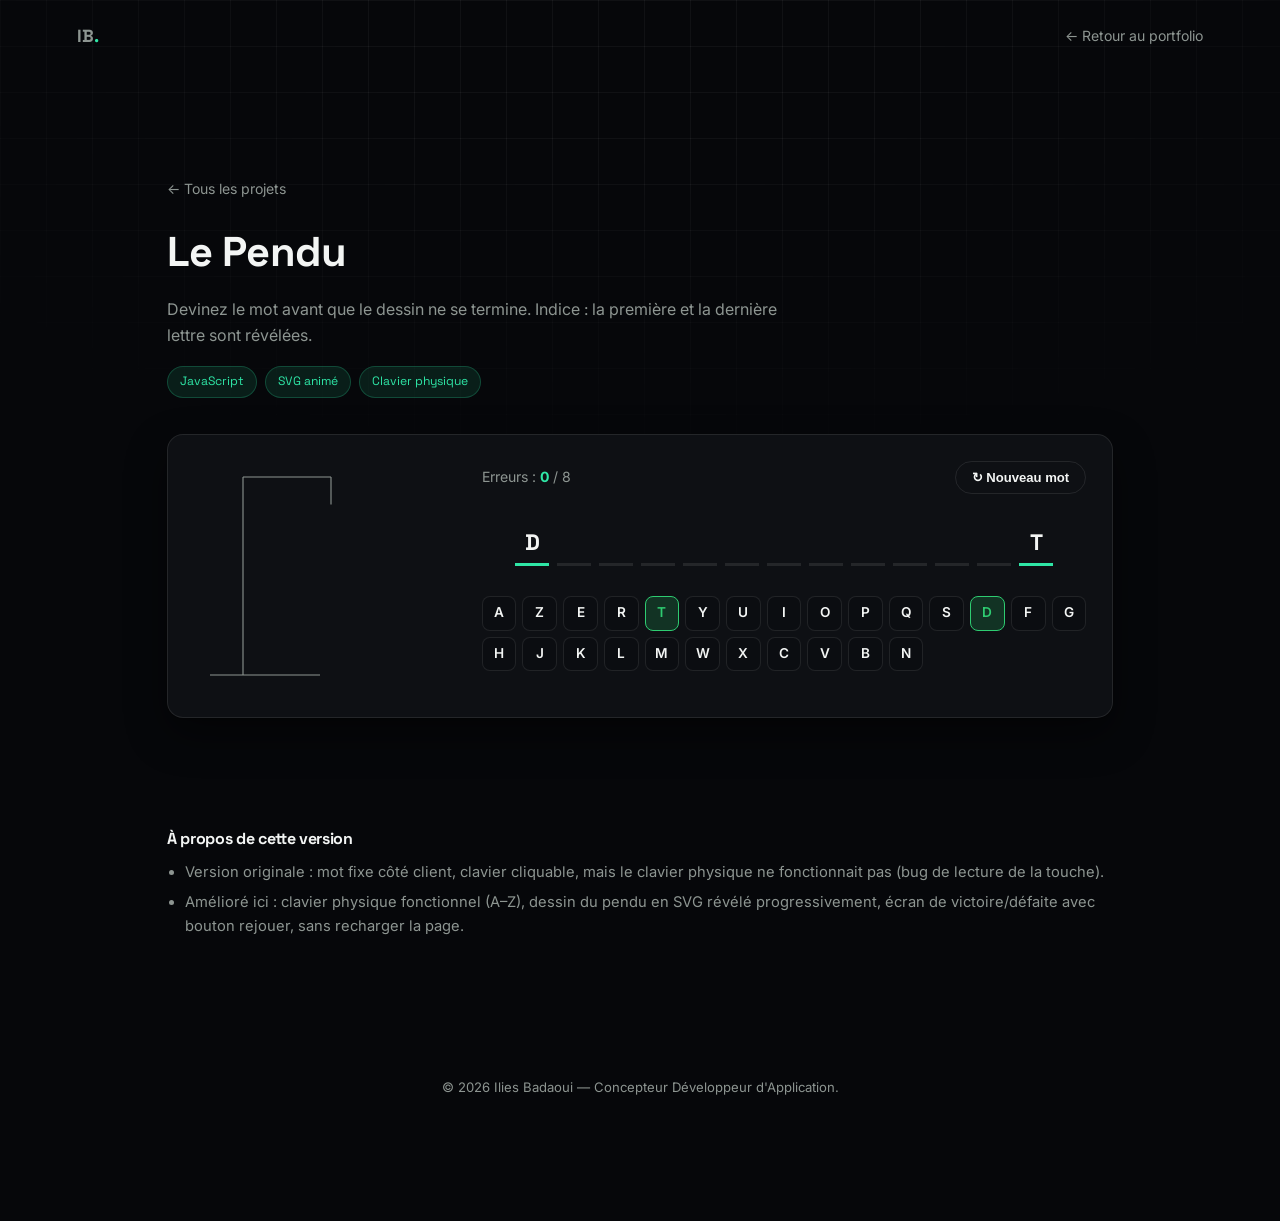
<file: projects/pendu.html>
<!DOCTYPE html>
<html lang="fr">
<head>
<meta charset="UTF-8">
<meta name="viewport" content="width=device-width, initial-scale=1.0">
<title>Le Pendu — Ilies Badaoui</title>
<meta name="description" content="Le jeu du pendu, refait en JavaScript pur avec clavier physique, dessin progressif et effets visuels.">
<link rel="icon" href="data:,">
<link rel="preconnect" href="https://fonts.googleapis.com">
<link rel="preconnect" href="https://fonts.gstatic.com" crossorigin>
<link href="https://fonts.googleapis.com/css2?family=Space+Grotesk:wght@500;600;700&family=Inter:wght@400;500;600&display=swap" rel="stylesheet">
<link rel="stylesheet" href="../style.css">
<link rel="stylesheet" href="projects.css">
</head>
<body>

<div class="noise"></div>

<header class="nav">
  <a href="../index.html" class="nav-brand">IB<span class="dot">.</span></a>
  <a href="../index.html#projets" class="back-link" style="align-self:center;margin:0;">← Retour au portfolio</a>
</header>

<main>
  <div class="project-header">
    <a href="../index.html#projets" class="back-link">← Tous les projets</a>
    <h1>Le Pendu</h1>
    <p class="project-tagline">
      Devinez le mot avant que le dessin ne se termine. Indice : la première et la dernière lettre sont révélées.
    </p>
    <div class="project-tags">
      <span class="tags"><span>JavaScript</span></span>
      <span class="tags"><span>SVG animé</span></span>
      <span class="tags"><span>Clavier physique</span></span>
    </div>
  </div>

  <div class="project-stage">
    <div class="card hangman-layout">
      <div class="hangman-figure">
        <svg viewBox="0 0 200 220">
          <g class="gallows">
            <line x1="20" y1="200" x2="120" y2="200"/>
            <line x1="50" y1="200" x2="50" y2="20"/>
            <line x1="50" y1="20" x2="130" y2="20"/>
            <line x1="130" y1="20" x2="130" y2="45"/>
          </g>
          <circle class="part" data-part="0" cx="130" cy="60" r="15"/>
          <line class="part" data-part="1" x1="130" y1="75" x2="130" y2="130"/>
          <line class="part" data-part="2" x1="130" y1="90" x2="105" y2="115"/>
          <line class="part" data-part="3" x1="130" y1="90" x2="155" y2="115"/>
          <line class="part" data-part="4" x1="130" y1="130" x2="110" y2="170"/>
          <line class="part" data-part="5" x1="130" y1="130" x2="150" y2="170"/>
          <g class="part" data-part="6">
            <line x1="123" y1="55" x2="129" y2="61"/>
            <line x1="129" y1="55" x2="123" y2="61"/>
            <line x1="131" y1="55" x2="137" y2="61"/>
            <line x1="137" y1="55" x2="131" y2="61"/>
          </g>
          <path class="part" data-part="7" d="M122 68 Q130 62 138 68"/>
        </svg>
      </div>

      <div class="hangman-main">
        <div class="hangman-status">
          <span class="attempts-left">Erreurs : <strong id="wrongCount">0</strong> / <span id="maxCount">8</span></span>
          <button class="btn btn-ghost" id="restartBtn" style="padding:8px 16px;font-size:.82rem;">↻ Nouveau mot</button>
        </div>

        <ul class="word-display" id="wordDisplay"></ul>

        <ul class="keyboard" id="keyboard"></ul>

        <div class="game-overlay" id="gameOverlay">
          <h3 id="overlayTitle"></h3>
          <p id="overlayText"></p>
          <button class="btn btn-primary" id="playAgainBtn">Rejouer</button>
        </div>
      </div>
    </div>
  </div>

  <div class="project-notes">
    <h2>À propos de cette version</h2>
    <ul>
      <li>Version originale : mot fixe côté client, clavier cliquable, mais le clavier physique ne fonctionnait pas (bug de lecture de la touche).</li>
      <li>Amélioré ici : clavier physique fonctionnel (A–Z), dessin du pendu en SVG révélé progressivement, écran de victoire/défaite avec bouton rejouer, sans recharger la page.</li>
    </ul>
  </div>
</main>

<footer class="footer">
  <p>© <span id="year"></span> Ilies Badaoui — Concepteur Développeur d'Application.</p>
</footer>

<button class="scroll-top-btn" id="scrollTopBtn" aria-label="Remonter en haut">
  <svg viewBox="0 0 24 24" width="18" height="18" fill="none" stroke="currentColor" stroke-width="2" stroke-linecap="round" stroke-linejoin="round"><path d="M12 19V5M5 12l7-7 7 7"/></svg>
</button>

<script src="../script.js"></script>
<script src="pendu.js"></script>
</body>
</html>
</file>
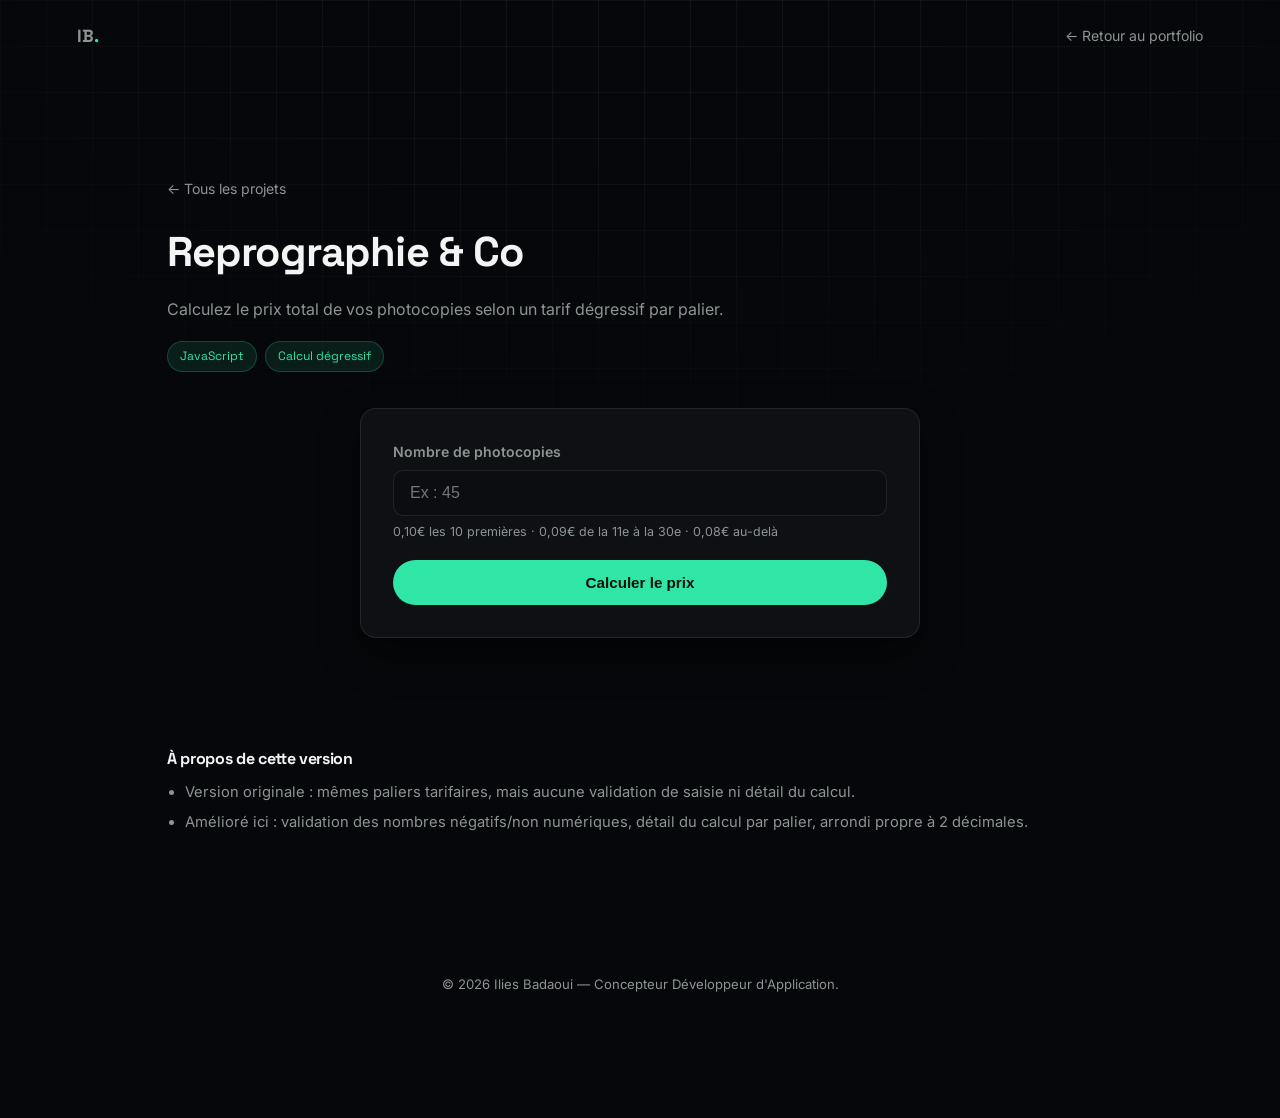
<file: projects/reprographie.html>
<!DOCTYPE html>
<html lang="fr">
<head>
<meta charset="UTF-8">
<meta name="viewport" content="width=device-width, initial-scale=1.0">
<title>Reprographie & Co — Ilies Badaoui</title>
<meta name="description" content="Calculateur de prix de photocopies avec tarifs dégressifs.">
<link rel="icon" href="data:,">
<link rel="preconnect" href="https://fonts.googleapis.com">
<link rel="preconnect" href="https://fonts.gstatic.com" crossorigin>
<link href="https://fonts.googleapis.com/css2?family=Space+Grotesk:wght@500;600;700&family=Inter:wght@400;500;600&display=swap" rel="stylesheet">
<link rel="stylesheet" href="../style.css">
<link rel="stylesheet" href="projects.css">
</head>
<body>

<div class="noise"></div>

<header class="nav">
  <a href="../index.html" class="nav-brand">IB<span class="dot">.</span></a>
  <a href="../index.html#projets" class="back-link" style="align-self:center;margin:0;">← Retour au portfolio</a>
</header>

<main>
  <div class="project-header">
    <a href="../index.html#projets" class="back-link">← Tous les projets</a>
    <h1>Reprographie &amp; Co</h1>
    <p class="project-tagline">
      Calculez le prix total de vos photocopies selon un tarif dégressif par palier.
    </p>
    <div class="project-tags">
      <span class="tags"><span>JavaScript</span></span>
      <span class="tags"><span>Calcul dégressif</span></span>
    </div>
  </div>

  <div class="project-stage">
    <div class="card calc-card">
      <div class="field">
        <label for="nbCopies">Nombre de photocopies</label>
        <input type="number" id="nbCopies" min="0" placeholder="Ex : 45">
        <span class="field-hint">0,10€ les 10 premières · 0,09€ de la 11e à la 30e · 0,08€ au-delà</span>
      </div>
      <button class="btn btn-primary" id="calcBtn" style="width:100%; justify-content:center;">Calculer le prix</button>

      <div class="result-box" id="resultBox">
        <div class="value" id="resultValue">0,00 €</div>
        <div class="label">prix total estimé</div>
        <div class="breakdown" id="breakdown"></div>
      </div>
    </div>
  </div>

  <div class="project-notes">
    <h2>À propos de cette version</h2>
    <ul>
      <li>Version originale : mêmes paliers tarifaires, mais aucune validation de saisie ni détail du calcul.</li>
      <li>Amélioré ici : validation des nombres négatifs/non numériques, détail du calcul par palier, arrondi propre à 2 décimales.</li>
    </ul>
  </div>
</main>

<footer class="footer">
  <p>© <span id="year"></span> Ilies Badaoui — Concepteur Développeur d'Application.</p>
</footer>

<button class="scroll-top-btn" id="scrollTopBtn" aria-label="Remonter en haut">
  <svg viewBox="0 0 24 24" width="18" height="18" fill="none" stroke="currentColor" stroke-width="2" stroke-linecap="round" stroke-linejoin="round"><path d="M12 19V5M5 12l7-7 7 7"/></svg>
</button>

<script src="../script.js"></script>
<script src="reprographie.js"></script>
</body>
</html>
</file>
<file: style.css>
:root {
  --bg: #06070a;
  --bg-alt: #0b0d11;
  --card: #0e1014;
  --card-hover: #121419;
  --border: rgba(255,255,255,.09);
  --text: #f3f5f4;
  --text-soft: #8d9591;
  --accent: #2fe6a6;
  --accent-dim: #22b483;
  --accent-soft: rgba(47,230,166,.1);
  --radius: 16px;
  --shadow: 0 1px 2px rgba(0,0,0,.4), 0 16px 40px rgba(0,0,0,.45);
  --font-display: 'Space Grotesk', 'Inter', system-ui, sans-serif;
  --font-body: 'Inter', system-ui, sans-serif;
  color-scheme: dark;
}

* { box-sizing: border-box; }

html { scroll-behavior: smooth; }

body {
  margin: 0;
  background: var(--bg);
  color: var(--text);
  font-family: var(--font-body);
  line-height: 1.6;
  -webkit-font-smoothing: antialiased;
}

h1, h2, h3 {
  font-family: var(--font-display);
  color: var(--text);
  margin: 0;
  letter-spacing: -0.02em;
}

a { color: inherit; text-decoration: none; }

/* ---------- Grid backdrop ---------- */
.noise {
  position: fixed;
  inset: 0;
  pointer-events: none;
  z-index: 0;
  background-image:
    linear-gradient(rgba(255,255,255,.045) 1px, transparent 1px),
    linear-gradient(90deg, rgba(255,255,255,.045) 1px, transparent 1px);
  background-size: 46px 46px;
  -webkit-mask-image: radial-gradient(ellipse 75% 55% at 50% 0%, black 30%, transparent 100%);
  mask-image: radial-gradient(ellipse 75% 55% at 50% 0%, black 30%, transparent 100%);
}

/* ---------- Top brand (minimal, no bar) ---------- */
.nav {
  position: relative;
  z-index: 20;
  display: flex;
  align-items: center;
  justify-content: space-between;
  padding: 22px 6vw 0;
}
.nav-brand {
  font-family: var(--font-display);
  font-weight: 700;
  font-size: 1.1rem;
  color: var(--text-soft);
}
.nav-brand .dot { color: var(--accent); }
.nav-links, .nav-burger { display: none; }
.nav-actions { display: flex; align-items: center; gap: 8px; }
.icon-btn {
  display: inline-flex;
  align-items: center;
  justify-content: center;
  width: 36px;
  height: 36px;
  border-radius: 10px;
  border: 1px solid var(--border);
  background: var(--card);
  color: var(--text-soft);
  cursor: pointer;
}
.icon-btn:hover { color: var(--accent); border-color: var(--accent); }

/* ---------- Floating dock nav ---------- */
.dock {
  position: fixed;
  left: 50%;
  bottom: 22px;
  transform: translateX(-50%);
  z-index: 80;
  display: flex;
  align-items: flex-start;
  gap: 4px;
  padding: 8px;
  border-radius: 999px;
  background: rgba(10,12,16,.75);
  border: 1px solid var(--border);
  backdrop-filter: blur(16px);
  box-shadow: var(--shadow);
}
.dock a {
  position: relative;
  width: 42px;
  height: 42px;
  display: flex;
  align-items: center;
  justify-content: center;
  border-radius: 999px;
  color: var(--text-soft);
  transition: color .2s ease, background .2s ease;
}
.dock a svg { width: 19px; height: 19px; }
.dock a:hover { color: var(--text); background: rgba(255,255,255,.06); }
.dock a.active { color: var(--bg); background: var(--text); }
.dock a .dock-dot {
  position: absolute;
  bottom: -8px;
  left: 50%;
  transform: translateX(-50%);
  width: 5px;
  height: 5px;
  border-radius: 50%;
  background: var(--accent);
  opacity: 0;
  transition: opacity .2s ease;
}
.dock a.active .dock-dot { opacity: 1; }

/* ---------- Scroll to top ---------- */
.scroll-top-btn {
  position: fixed;
  right: 22px;
  bottom: 22px;
  z-index: 70;
  width: 44px;
  height: 44px;
  border-radius: 50%;
  background: rgba(255,255,255,.04);
  border: 1px solid var(--border);
  color: var(--text-soft);
  display: flex;
  align-items: center;
  justify-content: center;
  cursor: pointer;
  opacity: 0;
  pointer-events: none;
  transform: translateY(6px);
  transition: opacity .25s ease, transform .25s ease, color .2s ease, border-color .2s ease;
}
.scroll-top-btn.show { opacity: 1; pointer-events: auto; transform: translateY(0); }
.scroll-top-btn:hover { color: var(--accent); border-color: var(--accent); }

/* ---------- Hero ---------- */
.hero {
  position: relative;
  z-index: 1;
  padding: 10vh 6vw 8vh;
  max-width: 820px;
  margin: 0 auto;
  text-align: center;
}

.hero-avatar {
  width: 118px;
  height: 118px;
  border-radius: 50%;
  margin: 0 auto 32px;
  display: flex;
  align-items: center;
  justify-content: center;
  background: var(--bg-alt);
  border: 2px solid var(--accent);
  box-shadow: 0 0 0 10px var(--accent-soft), 0 0 70px rgba(47,230,166,.28);
  font-family: var(--font-display);
  font-weight: 700;
  font-size: 2rem;
  color: var(--accent);
}

.eyebrow {
  display: inline-flex;
  align-items: center;
  gap: 8px;
  font-size: .8rem;
  color: var(--accent);
  background: var(--accent-soft);
  border: 1px solid rgba(47,230,166,.3);
  padding: 6px 14px;
  border-radius: 999px;
  margin-bottom: 22px;
}

.hero h1 {
  font-size: clamp(2.4rem, 6vw, 4rem);
  font-weight: 700;
  line-height: 1.05;
}

.hero-role {
  font-size: clamp(1.05rem, 2.2vw, 1.35rem);
  color: var(--text-soft);
  margin-top: 10px;
  font-family: var(--font-display);
}
.hero-role .accent, .hero h1 .accent { color: var(--accent); }

.hero-text {
  max-width: 580px;
  margin: 22px auto 0;
  color: var(--text-soft);
  font-size: 1.02rem;
}

.hero-cta {
  display: flex;
  gap: 14px;
  margin-top: 32px;
  flex-wrap: wrap;
  justify-content: center;
}

.hero-meta {
  display: flex;
  gap: 22px;
  margin-top: 30px;
  flex-wrap: wrap;
  justify-content: center;
  font-size: .86rem;
  color: var(--text-soft);
}

.social-row {
  display: flex;
  gap: 26px;
  justify-content: center;
  flex-wrap: wrap;
  margin-top: 34px;
}
.social-row a {
  display: flex;
  align-items: center;
  gap: 8px;
  font-size: .85rem;
  color: var(--text-soft);
}
.social-row a svg { width: 16px; height: 16px; }
.social-row a:hover { color: var(--text); }

.circuit-line {
  width: 1px;
  height: 46px;
  margin: 30px auto 0;
  position: relative;
  opacity: .55;
  background-image: repeating-linear-gradient(to bottom, var(--accent) 0 4px, transparent 4px 9px);
}
.circuit-line::after {
  content: '';
  position: absolute;
  bottom: -3px;
  left: 50%;
  transform: translateX(-50%);
  width: 6px;
  height: 6px;
  border-radius: 50%;
  background: var(--accent);
  box-shadow: 0 0 10px var(--accent);
}

.btn {
  display: inline-flex;
  align-items: center;
  gap: 8px;
  padding: 13px 24px;
  border-radius: 999px;
  font-weight: 600;
  font-size: .95rem;
  border: 1px solid transparent;
  cursor: pointer;
  transition: transform .18s ease, background .2s ease, border-color .2s ease, color .2s ease;
}
.btn:hover { transform: translateY(-2px); }

.btn-primary {
  background: var(--accent);
  color: #06110c;
}
.btn-primary:hover { background: #45edb4; }

.btn-ghost {
  background: transparent;
  border-color: var(--border);
  color: var(--text);
}
.btn-ghost:hover { border-color: var(--accent); color: var(--accent); }

/* ---------- Sections ---------- */
.section {
  position: relative;
  z-index: 1;
  max-width: 1100px;
  margin: 0 auto;
  padding: 9vh 6vw;
  border-top: 1px solid var(--border);
}

.section-head {
  display: flex;
  flex-direction: column;
  gap: 8px;
  margin-bottom: 40px;
}

.section-num {
  font-family: var(--font-display);
  color: var(--accent);
  font-weight: 700;
  font-size: .8rem;
  letter-spacing: .14em;
  text-transform: uppercase;
}

.section-head h2 {
  font-size: clamp(1.5rem, 3vw, 2.1rem);
}

/* About */
.about-grid {
  display: grid;
  grid-template-columns: 1.4fr 1fr;
  gap: 40px;
  align-items: start;
}
.about-text { color: var(--text-soft); font-size: 1.05rem; }

.stat-row {
  display: flex;
  flex-wrap: wrap;
  gap: 0;
}
.stat {
  flex: 1;
  min-width: 130px;
  padding: 0 22px;
  border-left: 1px solid var(--border);
  text-align: left;
}
.stat:first-child { border-left: none; padding-left: 0; }
.stat strong {
  display: block;
  font-family: var(--font-display);
  font-size: 1.7rem;
  color: var(--accent);
}
.stat span {
  font-size: .78rem;
  color: var(--text-soft);
}

/* Tech grid */
.tech-grid {
  display: grid;
  grid-template-columns: repeat(auto-fit, minmax(140px, 1fr));
  gap: 14px;
}
.tech-card {
  background: var(--card);
  border: 1px solid var(--border);
  border-radius: var(--radius);
  padding: 24px 16px;
  text-align: center;
  transition: transform .18s ease, border-color .2s ease, background .2s ease;
}
.tech-card:hover { transform: translateY(-3px); border-color: var(--accent-dim); background: var(--card-hover); }
.tech-card .tech-icon {
  font-size: 1.7rem;
  margin-bottom: 10px;
}
.tech-card span { font-weight: 600; font-size: .88rem; }

.tags {
  display: flex;
  flex-wrap: wrap;
  gap: 8px;
}
.tags span {
  font-family: var(--font-display);
  font-size: .76rem;
  padding: 5px 12px;
  border-radius: 999px;
  background: var(--accent-soft);
  color: var(--accent);
  border: 1px solid rgba(47,230,166,.22);
}

/* Timeline */
.timeline {
  position: relative;
  padding-left: 26px;
  border-left: 2px solid var(--border);
}
.timeline-item {
  position: relative;
  padding-bottom: 44px;
}
.timeline-item:last-child { padding-bottom: 0; }
.timeline-dot {
  position: absolute;
  left: -32px;
  top: 4px;
  width: 12px;
  height: 12px;
  border-radius: 50%;
  background: var(--accent);
  box-shadow: 0 0 0 4px var(--accent-soft);
}
.timeline-content {
  background: var(--card);
  border: 1px solid var(--border);
  border-radius: var(--radius);
  padding: 22px 24px;
  box-shadow: var(--shadow);
}
.timeline-top {
  display: flex;
  justify-content: space-between;
  align-items: baseline;
  flex-wrap: wrap;
  gap: 8px;
  margin-bottom: 4px;
}
.timeline-top h3 { font-size: 1.05rem; }
.timeline-date {
  font-size: .82rem;
  color: var(--text-soft);
  white-space: nowrap;
}
.timeline-org {
  color: var(--accent);
  font-size: .88rem;
  font-weight: 600;
  margin: 0 0 14px;
}
.timeline-content ul {
  margin: 0 0 16px;
  padding-left: 18px;
  color: var(--text-soft);
  font-size: .93rem;
}
.timeline-content li { margin-bottom: 6px; }
.timeline-content .tags { margin-top: 4px; }

/* Projects */
.projects-intro {
  color: var(--text-soft);
  max-width: 640px;
  margin: -18px 0 32px;
  font-size: .95rem;
}
.projects-grid {
  display: grid;
  grid-template-columns: repeat(auto-fit, minmax(260px, 1fr));
  gap: 18px;
}
.project-card {
  background: var(--card);
  border: 1px solid var(--border);
  border-radius: var(--radius);
  padding: 24px;
  box-shadow: var(--shadow);
  display: flex;
  flex-direction: column;
  gap: 10px;
  transition: transform .18s ease, border-color .2s ease;
}
.project-card:hover {
  transform: translateY(-4px);
  border-color: var(--accent-dim);
}
.project-card-icon {
  width: 52px;
  height: 52px;
  display: flex;
  align-items: center;
  justify-content: center;
  border-radius: 12px;
  border: 1px solid var(--border);
  background: var(--bg-alt);
  font-size: 1.6rem;
  margin-bottom: 4px;
}

.project-card-shot {
  width: 100%;
  border-radius: 12px;
  overflow: hidden;
  border: 1px solid var(--border);
  background: #eef2f7;
  margin-bottom: 6px;
}
.project-card-shot img {
  width: 100%;
  display: block;
}
.project-card h3 { font-size: 1.05rem; }
.project-card p {
  color: var(--text-soft);
  font-size: .88rem;
  margin: 0;
  flex: 1;
}
.project-card .tags { margin-top: 2px; }
.project-card-link {
  font-size: .82rem;
  font-weight: 600;
  color: var(--accent);
  margin-top: 10px;
  padding-top: 14px;
  border-top: 1px solid var(--border);
  display: flex;
  align-items: center;
  gap: 6px;
}
.project-card.is-external .project-card-icon { border-color: rgba(47,230,166,.3); }

/* Misc */
.misc-grid {
  display: grid;
  grid-template-columns: repeat(auto-fit, minmax(240px, 1fr));
  gap: 18px;
}
.misc-card {
  background: var(--card);
  border: 1px solid var(--border);
  border-radius: var(--radius);
  padding: 22px;
  box-shadow: var(--shadow);
}
.misc-card h3 { font-size: 1rem; margin-bottom: 12px; }
.misc-card p { color: var(--text-soft); font-size: .93rem; margin: 4px 0; }
.plain-list {
  list-style: none;
  padding: 0;
  margin: 0;
  color: var(--text-soft);
  font-size: .93rem;
  display: flex;
  flex-direction: column;
  gap: 6px;
}

/* Contact */
.contact-section { text-align: center; }
.contact-section .section-head { align-items: center; }
.contact-box {
  max-width: 620px;
  margin: 0 auto;
}
.contact-box p {
  color: var(--text-soft);
  margin: 0 0 26px;
  font-size: 1.05rem;
}
.contact-links {
  display: flex;
  gap: 14px;
  justify-content: center;
  flex-wrap: wrap;
}

/* Footer */
.footer {
  text-align: center;
  padding: 30px 6vw 110px;
  color: var(--text-soft);
  font-size: .82rem;
  position: relative;
  z-index: 1;
}

/* Reveal animation */
.reveal {
  opacity: 0;
  transform: translateY(16px);
  transition: opacity .6s ease, transform .6s ease;
}
.reveal.in-view {
  opacity: 1;
  transform: translateY(0);
}

/* Responsive */
@media (max-width: 860px) {
  .about-grid { grid-template-columns: 1fr; }
  .stat-row { gap: 18px 0; }
  .stat { border-left: none; padding-left: 0; flex: 1 1 45%; }
}

@media (max-width: 480px) {
  .dock { gap: 2px; padding: 6px; }
  .dock a { width: 38px; height: 38px; }
}
</file>
<file: projects/projects.css>
/* Shared styles for standalone mini-project pages, built on top of ../style.css */

.project-header {
  max-width: 1100px;
  margin: 0 auto;
  padding: 14vh 6vw 4vh;
  position: relative;
  z-index: 1;
}

.back-link {
  display: inline-flex;
  align-items: center;
  gap: 6px;
  font-size: .88rem;
  color: var(--text-soft);
  margin-bottom: 18px;
}
.back-link:hover { color: var(--accent); }

.project-header h1 {
  font-size: clamp(1.8rem, 4vw, 2.6rem);
}

.project-tagline {
  color: var(--text-soft);
  max-width: 640px;
  margin-top: 12px;
}

.project-tags {
  display: flex;
  flex-wrap: wrap;
  gap: 8px;
  margin-top: 18px;
}

.project-stage {
  max-width: 1100px;
  margin: 0 auto;
  padding: 0 6vw 12vh;
  position: relative;
  z-index: 1;
}

.card {
  background: var(--card);
  border: 1px solid var(--border);
  border-radius: var(--radius);
  box-shadow: var(--shadow);
}

.project-notes {
  max-width: 1100px;
  margin: 0 auto;
  padding: 0 6vw 10vh;
  position: relative;
  z-index: 1;
  color: var(--text-soft);
  font-size: .92rem;
}
.project-notes h2 {
  font-size: 1rem;
  color: var(--text);
  margin-bottom: 10px;
}
.project-notes ul { padding-left: 18px; margin: 0; }
.project-notes li { margin-bottom: 6px; }

/* ---------- Le Pendu ---------- */
.hangman-layout {
  display: grid;
  grid-template-columns: 260px 1fr;
  gap: 28px;
}
@media (max-width: 720px) {
  .hangman-layout { grid-template-columns: 1fr; }
}

.hangman-figure {
  padding: 20px;
  display: flex;
  align-items: center;
  justify-content: center;
}
.hangman-figure svg { width: 100%; height: auto; }
.hangman-figure .part {
  stroke: var(--text);
  stroke-width: 4;
  fill: none;
  stroke-linecap: round;
  opacity: 0;
  transition: opacity .3s ease;
}
.hangman-figure .part.shown { opacity: 1; }
.hangman-figure .gallows { stroke: var(--text-soft); opacity: 1; }

.hangman-main { padding: 26px; }

.hangman-status {
  display: flex;
  justify-content: space-between;
  align-items: center;
  margin-bottom: 22px;
  flex-wrap: wrap;
  gap: 10px;
}
.attempts-left {
  font-size: .88rem;
  color: var(--text-soft);
}
.attempts-left strong { color: var(--accent); }

.word-display {
  display: flex;
  gap: 8px;
  flex-wrap: wrap;
  justify-content: center;
  margin: 30px 0;
  list-style: none;
  padding: 0;
}
.word-display li {
  width: 34px;
  height: 42px;
  display: flex;
  align-items: center;
  justify-content: center;
  border-bottom: 3px solid var(--border);
  font-family: var(--font-display);
  font-size: 1.4rem;
  font-weight: 700;
}
.word-display li.filled { border-color: var(--accent); }

.keyboard {
  display: grid;
  grid-template-columns: repeat(auto-fill, minmax(34px, 1fr));
  gap: 6px;
  list-style: none;
  padding: 0;
  margin: 0;
}
.keyboard li {
  aspect-ratio: 1;
  display: flex;
  align-items: center;
  justify-content: center;
  border-radius: 8px;
  border: 1px solid var(--border);
  background: var(--bg-alt);
  font-weight: 600;
  font-size: .85rem;
  cursor: pointer;
  user-select: none;
  transition: transform .12s ease, background .2s ease;
}
.keyboard li:hover { transform: translateY(-2px); border-color: var(--accent); }
.keyboard li.correct { background: color-mix(in srgb, #2ecc71 20%, var(--bg-alt)); border-color: #2ecc71; color: #2ecc71; }
.keyboard li.wrong { background: color-mix(in srgb, var(--accent) 15%, var(--bg-alt)); border-color: var(--accent); color: var(--accent); opacity: .5; }
.keyboard li.disabled { pointer-events: none; }

.game-overlay {
  position: absolute;
  inset: 0;
  background: color-mix(in srgb, var(--bg) 88%, transparent);
  backdrop-filter: blur(3px);
  display: none;
  align-items: center;
  justify-content: center;
  border-radius: var(--radius);
  text-align: center;
  flex-direction: column;
  gap: 14px;
  padding: 20px;
}
.game-overlay.show { display: flex; }
.game-overlay h3 { font-size: 1.4rem; }
.game-overlay p { color: var(--text-soft); margin: 0; }

.hangman-main { position: relative; }

/* ---------- Le Juste Prix ---------- */
.ljp-layout {
  display: grid;
  grid-template-columns: 260px 1fr;
  gap: 28px;
  padding: 30px;
  align-items: center;
}
@media (max-width: 720px) {
  .ljp-layout { grid-template-columns: 1fr; }
}
.ljp-object { text-align: center; }
.ljp-object img {
  max-width: 100%;
  border-radius: 10px;
}
.ljp-object p {
  margin-top: 12px;
  font-family: var(--font-display);
  font-weight: 600;
  text-transform: capitalize;
}
.ljp-form { display: flex; flex-direction: column; gap: 18px; }
.ljp-row { display: flex; gap: 10px; flex-wrap: wrap; }
.ljp-row input {
  flex: 1;
  padding: 13px 16px;
  border-radius: 10px;
  border: 1px solid var(--border);
  background: var(--bg-alt);
  color: var(--text);
  font-size: 1rem;
}
.ljp-row input:focus { outline: none; border-color: var(--accent); }
.ljp-message {
  font-size: 1.1rem;
  font-weight: 600;
  min-height: 1.4em;
}
.ljp-message.up { color: #3aa0ff; }
.ljp-message.down { color: var(--accent); }
.ljp-message.win { color: #2ecc71; }
.ljp-message.lose { color: var(--accent); }
.ljp-tries { color: var(--text-soft); font-size: .9rem; }
.ljp-history {
  display: flex;
  gap: 6px;
  flex-wrap: wrap;
}
.ljp-history span {
  font-size: .78rem;
  padding: 4px 10px;
  border-radius: 999px;
  background: var(--accent-soft);
  color: var(--accent);
}

/* ---------- generic form calculators (reprographie / assurance) ---------- */
.calc-card {
  padding: 32px;
  max-width: 560px;
  margin: 0 auto;
}
.field {
  margin-bottom: 18px;
  display: flex;
  flex-direction: column;
  gap: 6px;
}
.field label {
  font-size: .88rem;
  color: var(--text-soft);
  font-weight: 600;
}
.field input, .field select {
  padding: 13px 16px;
  border-radius: 10px;
  border: 1px solid var(--border);
  background: var(--bg-alt);
  color: var(--text);
  font-size: 1rem;
}
.field input:focus, .field select:focus { outline: none; border-color: var(--accent); }
.field-hint { font-size: .78rem; color: var(--text-soft); }

.result-box {
  margin-top: 20px;
  padding: 20px;
  border-radius: 12px;
  background: var(--accent-soft);
  border: 1px solid color-mix(in srgb, var(--accent) 25%, transparent);
  text-align: center;
  display: none;
}
.result-box.show { display: block; }
.result-box .value {
  font-family: var(--font-display);
  font-size: 1.8rem;
  font-weight: 700;
  color: var(--accent);
}
.result-box .label {
  font-size: .82rem;
  color: var(--text-soft);
  margin-top: 4px;
}

.tier-badge {
  display: inline-block;
  padding: 8px 20px;
  border-radius: 999px;
  font-weight: 700;
  font-family: var(--font-display);
  color: #fff;
}
.tier-refuse { background: #6b6b70; }
.tier-rouge { background: #e04b3f; }
.tier-orange { background: #e08e2a; }
.tier-vert { background: #2ecc71; }
.tier-bleu { background: #3aa0ff; }

.breakdown {
  margin-top: 16px;
  display: flex;
  flex-direction: column;
  gap: 6px;
  font-size: .85rem;
  color: var(--text-soft);
  text-align: left;
}
.breakdown span.plus { color: #2ecc71; }
.breakdown span.minus { color: var(--accent); }

/* ---------- API France ---------- */
.addr-card { padding: 32px; max-width: 640px; margin: 0 auto; }
.addr-field { position: relative; margin-bottom: 18px; }
.addr-suggestions {
  position: absolute;
  top: calc(100% + 4px);
  left: 0;
  right: 0;
  background: var(--bg-alt);
  border: 1px solid var(--border);
  border-radius: 10px;
  box-shadow: var(--shadow);
  max-height: 240px;
  overflow-y: auto;
  z-index: 10;
  display: none;
}
.addr-suggestions.show { display: block; }
.addr-suggestions div {
  padding: 10px 14px;
  font-size: .9rem;
  cursor: pointer;
  border-bottom: 1px solid var(--border);
}
.addr-suggestions div:last-child { border-bottom: none; }
.addr-suggestions div:hover { background: var(--accent-soft); color: var(--accent); }
.addr-status { font-size: .82rem; color: var(--text-soft); min-height: 1.2em; margin-top: 4px; }
.addr-result {
  margin-top: 24px;
  padding: 18px;
  border-radius: 12px;
  background: var(--accent-soft);
  display: none;
}
.addr-result.show { display: block; }
.addr-result strong { display: block; margin-bottom: 6px; }

/* ---------- My Yuka ---------- */
.yuka-search { padding: 32px; max-width: 640px; margin: 0 auto 24px; }
.yuka-search .ljp-row input { font-size: 1rem; }
.yuka-examples {
  display: flex;
  gap: 8px;
  flex-wrap: wrap;
  margin-top: 12px;
}
.yuka-examples button {
  font-size: .78rem;
  padding: 6px 12px;
  border-radius: 999px;
  border: 1px solid var(--border);
  background: var(--bg-alt);
  color: var(--text-soft);
  cursor: pointer;
}
.yuka-examples button:hover { border-color: var(--accent); color: var(--accent); }

.yuka-result { max-width: 720px; margin: 0 auto; padding: 28px; display: none; }
.yuka-result.show { display: block; }
.yuka-top { display: flex; gap: 20px; align-items: center; flex-wrap: wrap; }
.yuka-top img { width: 100px; height: 100px; object-fit: contain; border-radius: 10px; background: #fff; }
.yuka-top h2 { font-size: 1.3rem; }
.yuka-top p { color: var(--text-soft); margin: 4px 0 0; font-size: .9rem; }

.score-row {
  display: flex;
  gap: 14px;
  margin-top: 24px;
  flex-wrap: wrap;
}
.score-chip {
  flex: 1;
  min-width: 140px;
  text-align: center;
  padding: 16px;
  border-radius: 12px;
  border: 1px solid var(--border);
}
.score-chip .grade {
  width: 44px;
  height: 44px;
  line-height: 44px;
  border-radius: 50%;
  color: #fff;
  font-weight: 700;
  margin: 0 auto 8px;
  font-family: var(--font-display);
}
.score-chip .label { font-size: .78rem; color: var(--text-soft); }

.nutri-a { background: #038141; }
.nutri-b { background: #85bb2f; }
.nutri-c { background: #fecb02; color: #16161a !important; }
.nutri-d { background: #ee8100; }
.nutri-e { background: #e63e11; }
.nutri-na { background: #9a9aa2; }

.additives-list {
  margin-top: 24px;
}
.additives-list h3 { font-size: .95rem; margin-bottom: 10px; }
.yuka-loading, .yuka-error {
  text-align: center;
  padding: 30px;
  color: var(--text-soft);
  display: none;
}
.yuka-loading.show, .yuka-error.show { display: block; }

/* ---------- Scanner caméra ---------- */
.scanner-overlay {
  position: fixed;
  inset: 0;
  z-index: 100;
  background: color-mix(in srgb, var(--bg) 70%, transparent);
  backdrop-filter: blur(6px);
  display: none;
  align-items: center;
  justify-content: center;
  padding: 20px;
}
.scanner-overlay.show { display: flex; }

.scanner-box {
  width: 100%;
  max-width: 420px;
  padding: 22px;
}
.scanner-head {
  display: flex;
  align-items: center;
  justify-content: space-between;
  margin-bottom: 16px;
}
.scanner-head h3 { font-size: 1.1rem; }

#qrReader {
  width: 100%;
  border-radius: 10px;
  overflow: hidden;
  background: #000;
  min-height: 220px;
}
#qrReader video { width: 100% !important; border-radius: 10px; }

.scanner-status {
  margin-top: 14px;
  font-size: .85rem;
  color: var(--text-soft);
  text-align: center;
}
</file>
